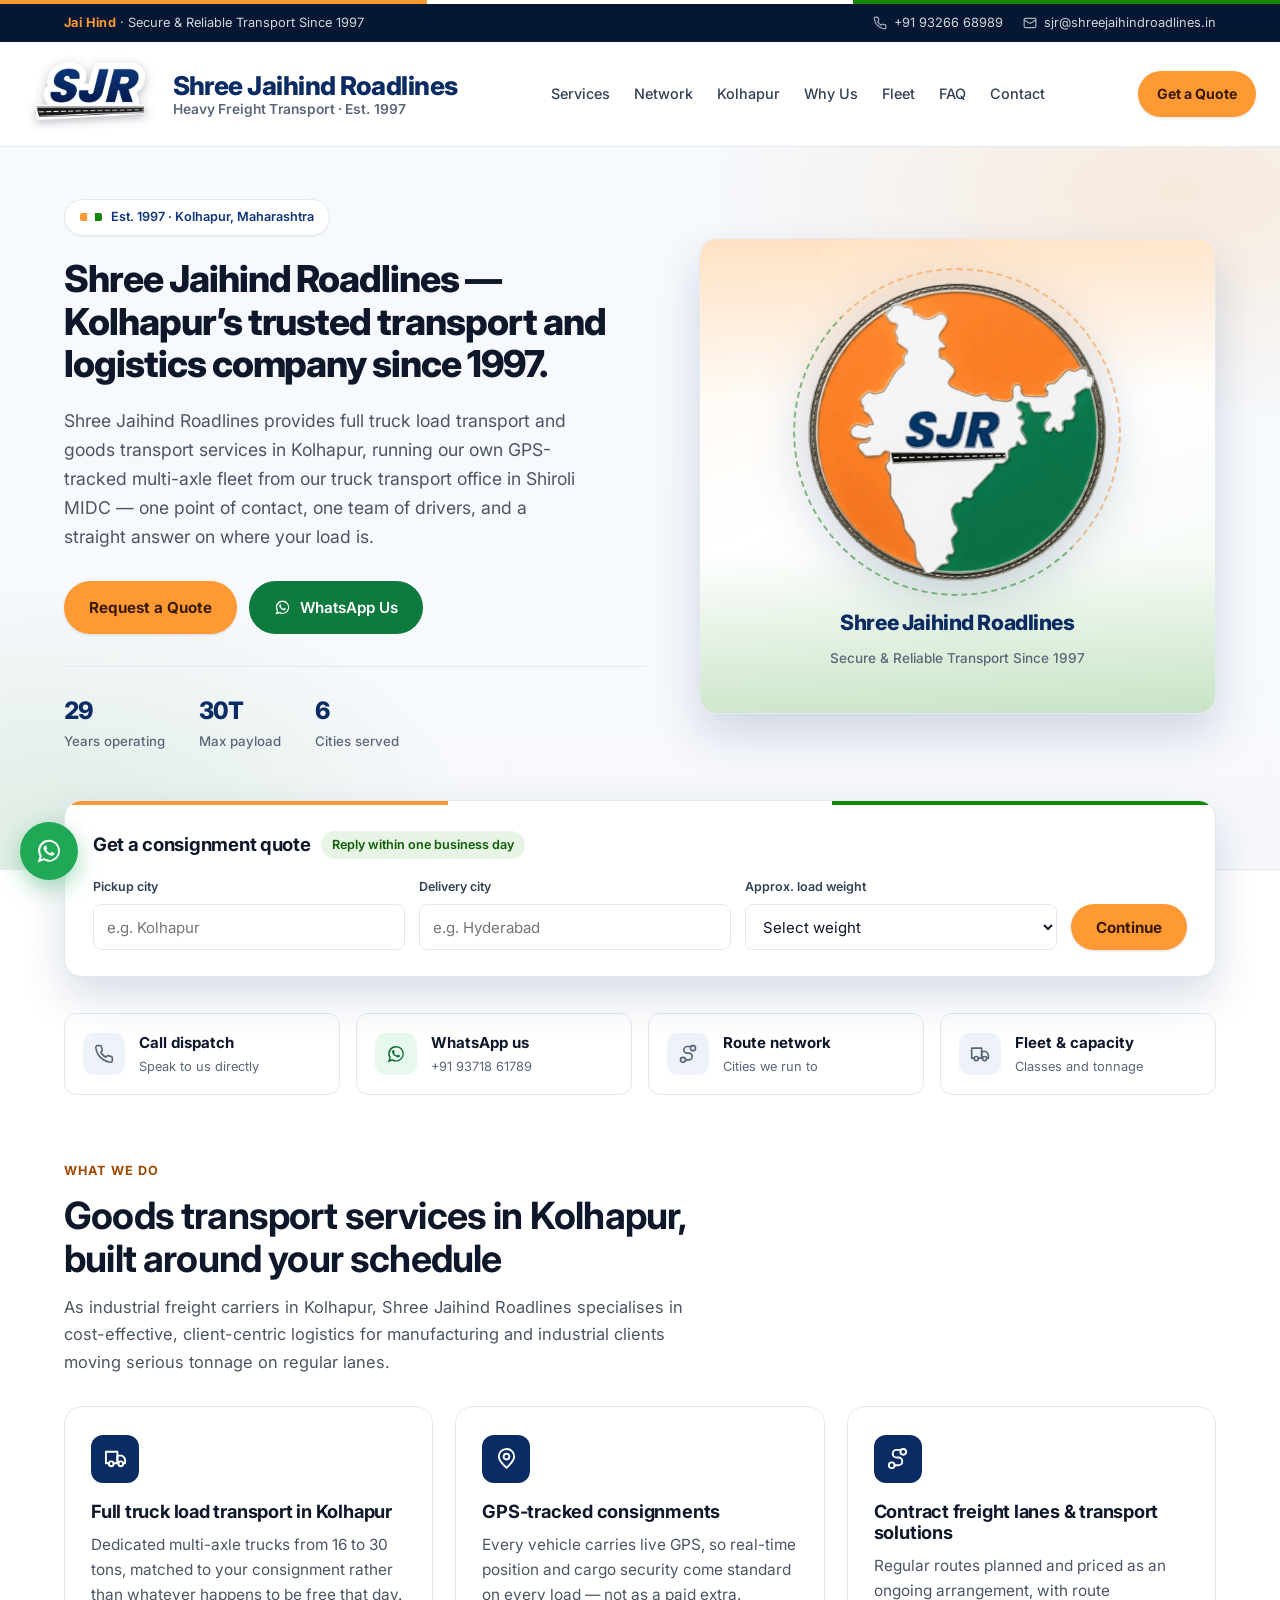
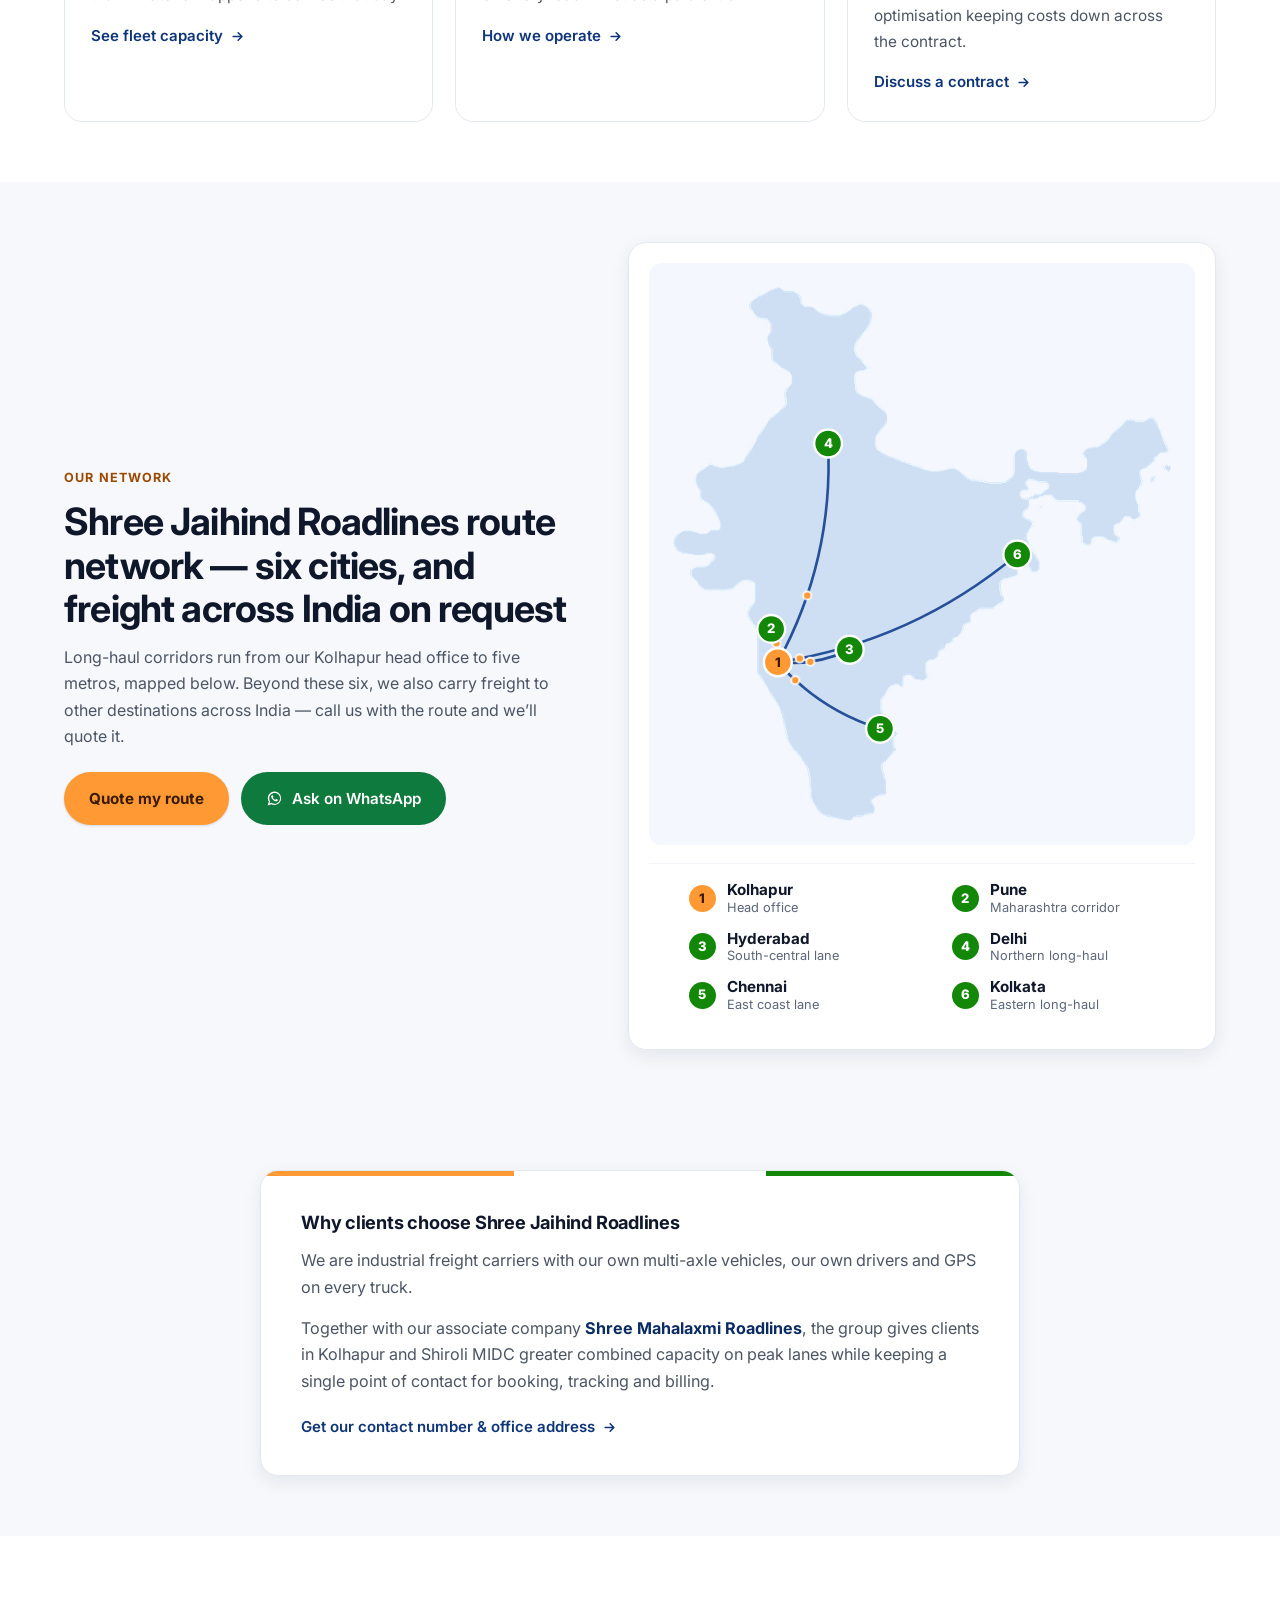
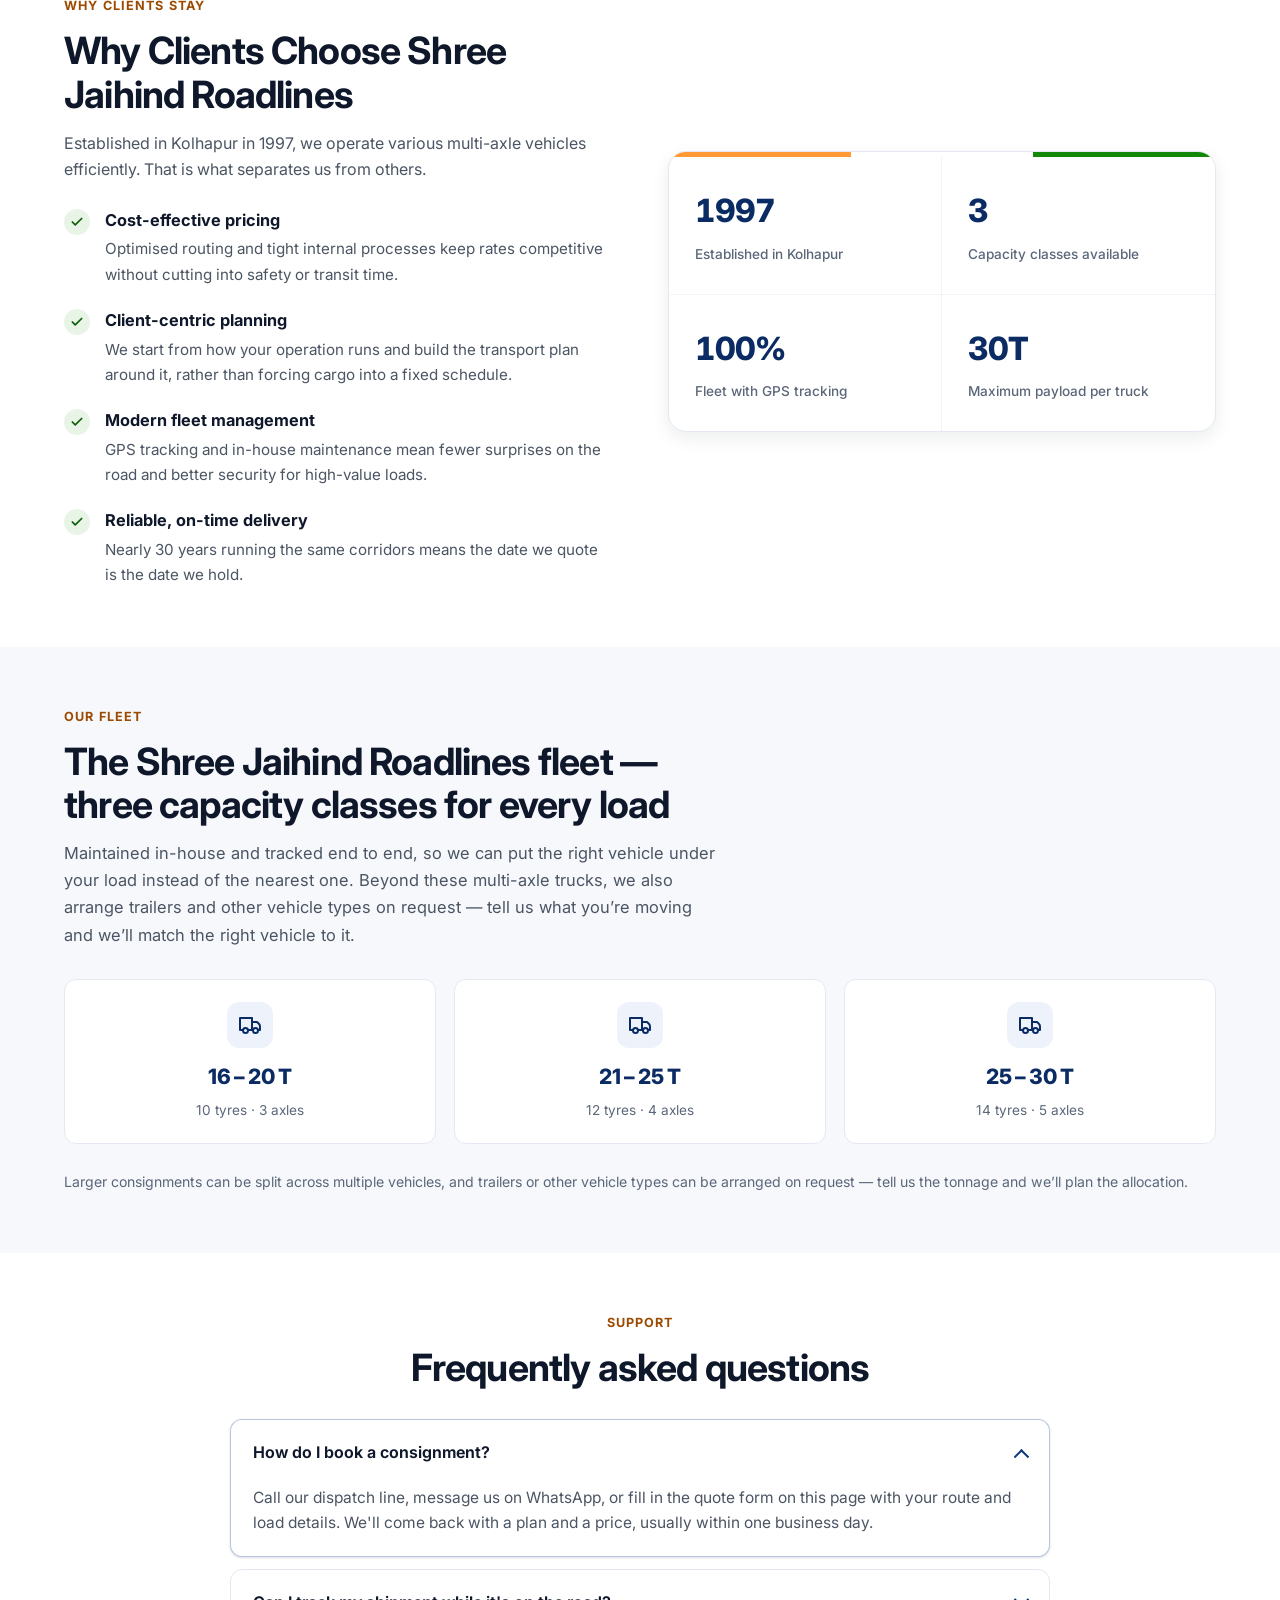
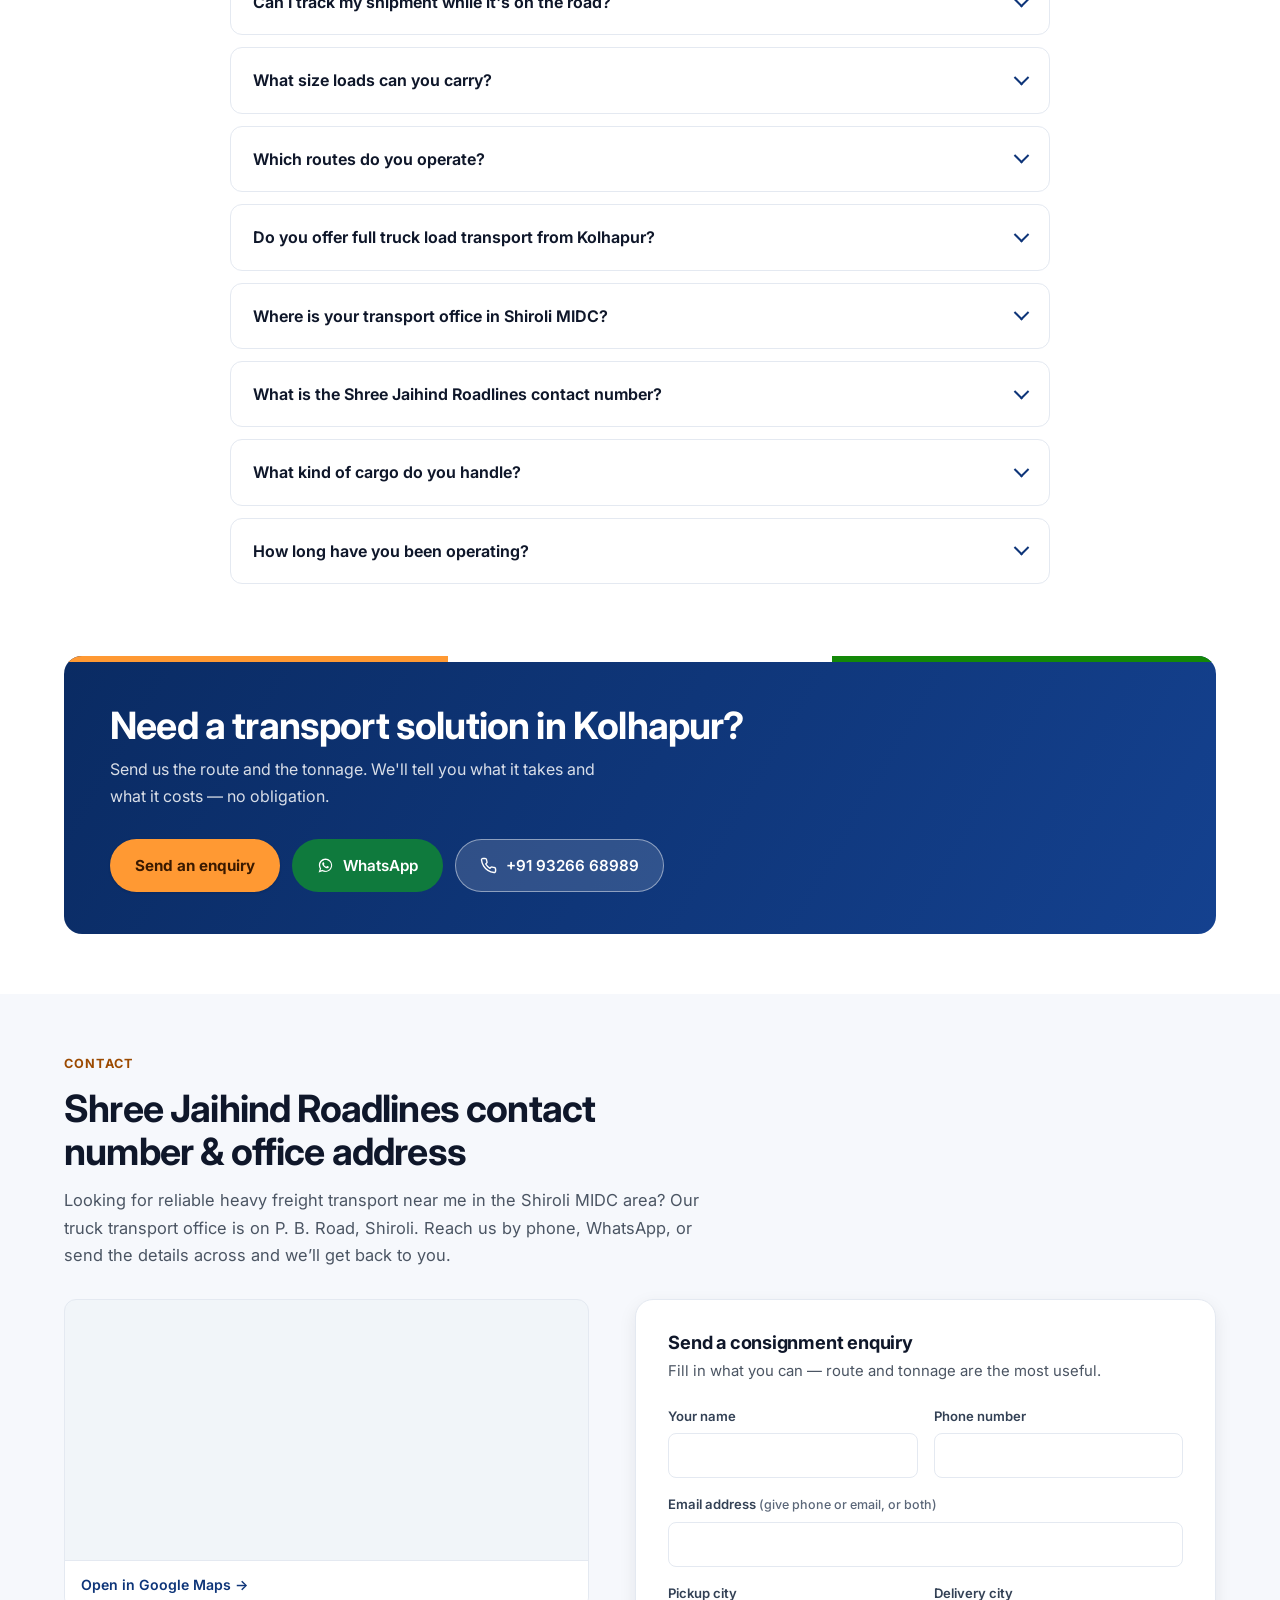
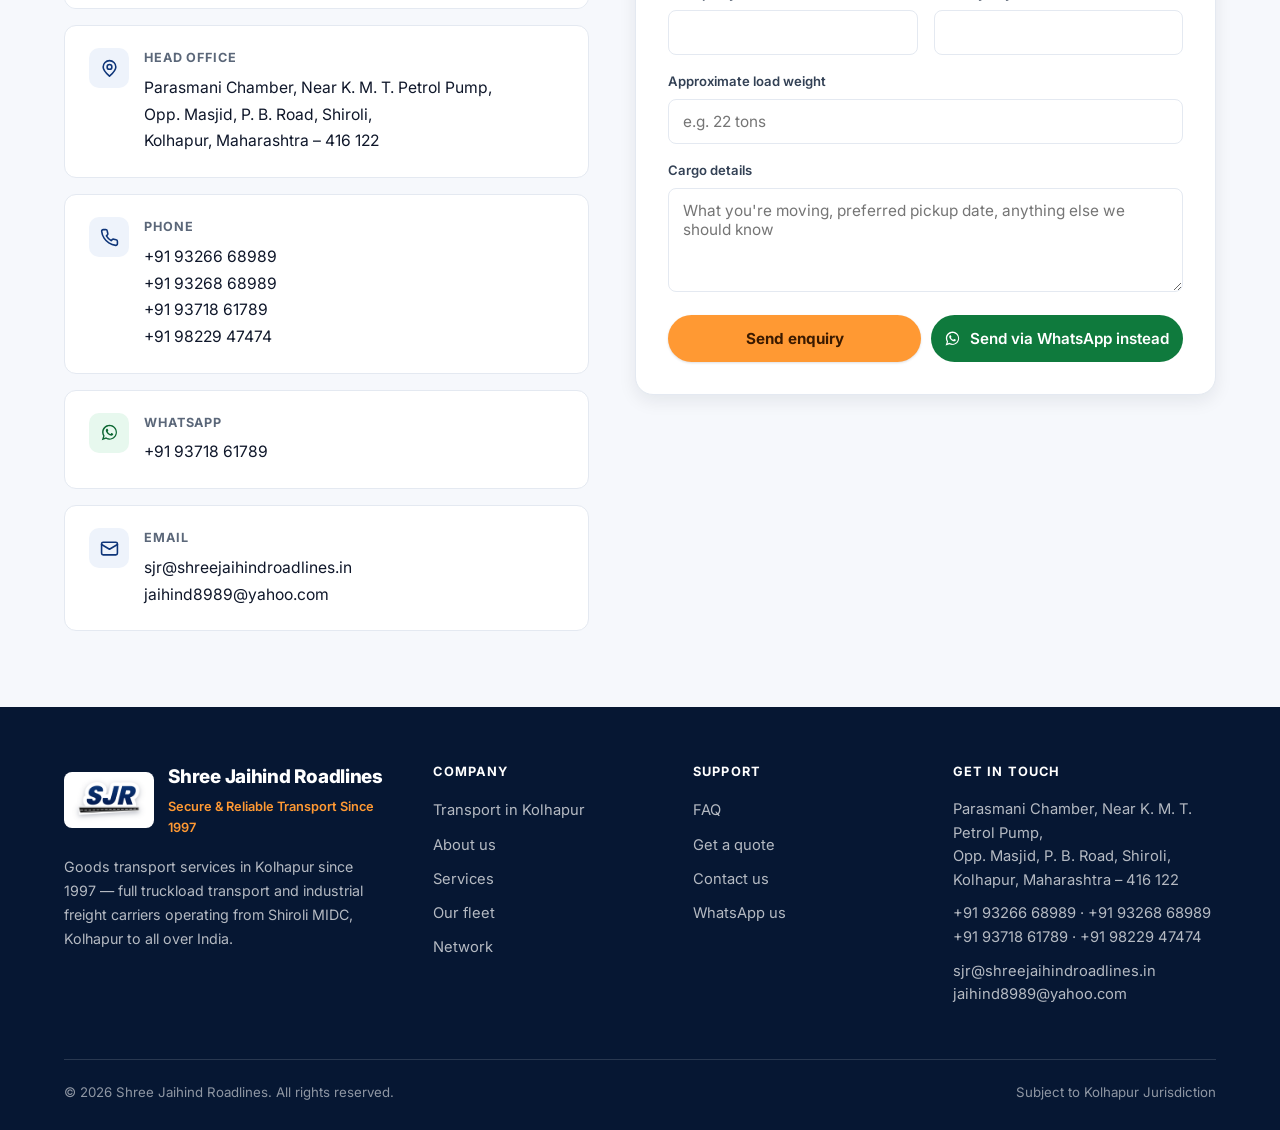
<file: index.html>
<!DOCTYPE html>
<html lang="en">
<head>
<meta charset="UTF-8">
<meta name="viewport" content="width=device-width, initial-scale=1.0">
<title>Shree Jaihind Roadlines Kolhapur | Best Transport &amp; Logistics Company in Kolhapur</title>
  <meta name="description" content="Shree Jaihind Roadlines Kolhapur — trusted goods transport services in Kolhapur since 1997. Full truck load transport, industrial freight carriers and GPS-tracked multi-axle fleet from our truck transport office in Shiroli MIDC to Pune, Hyderabad, Delhi, Chennai and Kolkata. Call +91 93266 68989.">
<meta name="theme-color" content="#0A2B63">
<meta name="keywords" content="best transport in Kolhapur, best logistics company in Kolhapur, transport solution in Kolhapur, goods transport services in Kolhapur, truck transport office Kolhapur, industrial freight carriers Kolhapur, top transport companies in Shiroli MIDC Kolhapur, full truck load transport Kolhapur, Shree Jaihind Roadlines Kolhapur, Shree Jaihind Roadlines contact number, transporter in Kolhapur, FTL transport Kolhapur, heavy machinery transport Kolhapur, Kolhapur to Pune transport, Kolhapur to Delhi transport">
<meta name="geo.region" content="IN-MH">
<meta name="geo.placename" content="Shiroli, Kolhapur, Maharashtra">
<meta name="geo.position" content="16.7050;74.2433">
<meta name="ICBM" content="16.7050, 74.2433">
<link rel="canonical" href="https://www.shreejaihindroadlines.in/">
<meta property="og:title" content="Shree Jaihind Roadlines Kolhapur — Best Transport &amp; Logistics Company in Kolhapur">
<meta property="og:description" content="Goods transport services in Kolhapur since 1997. Full truck load transport and industrial freight carriers operating from Shiroli MIDC across India.">
<meta property="og:type" content="website">
<link rel="icon" href="images/favicon.png">
<link rel="preconnect" href="https://fonts.googleapis.com">
<link rel="preconnect" href="https://fonts.gstatic.com" crossorigin>
<link href="https://fonts.googleapis.com/css2?family=Inter:wght@400;500;600;700;800&display=swap" rel="stylesheet">
<link rel="stylesheet" href="styles.css?v=18">
<script type="application/ld+json">
{
  "@context":"https://schema.org","@type":"MovingCompany",
  "name":"Shree Jaihind Roadlines",
  "alternateName":["Shree Jaihind Roadlines Kolhapur","SJR Roadlines"],
  "description":"Goods transport services in Kolhapur since 1997. Full truck load transport and industrial freight carriers operating a GPS-tracked multi-axle fleet from Shiroli MIDC, Kolhapur to Pune, Hyderabad, Delhi, Chennai and Kolkata.",
  "foundingDate":"1997","slogan":"Secure & Reliable Transport Since 1997",
  "url":"https://www.shreejaihindroadlines.in/",
  "address":{"@type":"PostalAddress","streetAddress":"Parasmani Chamber, Near K. M. T. Petrol Pump, Opp. Masjid, P. B. Road, Shiroli","addressLocality":"Kolhapur","addressRegion":"Maharashtra","postalCode":"416122","addressCountry":"IN"},
  "geo":{"@type":"GeoCoordinates","latitude":16.7050,"longitude":74.2433},
  "telephone":["+91-9326668989","+91-9326868989","+91-9371861789","+91-9822947474"],
  "email":"sjr@shreejaihindroadlines.in",
  "areaServed":[{"@type":"City","name":"Kolhapur"},{"@type":"City","name":"Pune"},{"@type":"City","name":"Hyderabad"},{"@type":"City","name":"Delhi"},{"@type":"City","name":"Chennai"},{"@type":"City","name":"Kolkata"}],
  "knowsAbout":["Full truck load transport","Industrial freight","Goods transport services","Multi-axle heavy haulage","GPS tracked consignments"],
  "hasOfferCatalog":{"@type":"OfferCatalog","name":"Transport services in Kolhapur","itemListElement":[
    {"@type":"Offer","itemOffered":{"@type":"Service","name":"Full truck load transport in Kolhapur"}},
    {"@type":"Offer","itemOffered":{"@type":"Service","name":"Industrial freight carriers Kolhapur"}},
    {"@type":"Offer","itemOffered":{"@type":"Service","name":"GPS-tracked consignment transport"}},
    {"@type":"Offer","itemOffered":{"@type":"Service","name":"Contract freight lanes from Kolhapur"}}
  ]}
}
</script>
<script type="application/ld+json">
{
  "@context":"https://schema.org","@type":"FAQPage","mainEntity":[
    {"@type":"Question","name":"Do you offer full truck load transport from Kolhapur?","acceptedAnswer":{"@type":"Answer","text":"Yes. Full truck load transport is our main service, with multi-axle vehicles from 16 to 30 tons. Regular FTL lanes run from Kolhapur to Pune, Hyderabad, Delhi, Chennai and Kolkata, and we carry freight to other destinations across India on request."}},
    {"@type":"Question","name":"Where is your transport office in Shiroli MIDC?","acceptedAnswer":{"@type":"Answer","text":"Parasmani Chamber, near K. M. T. Petrol Pump, opposite the Masjid on P. B. Road, Shiroli, Kolhapur, Maharashtra 416122."}},
    {"@type":"Question","name":"What is the Shree Jaihind Roadlines contact number?","acceptedAnswer":{"@type":"Answer","text":"Call +91 93266 68989, +91 93268 68989, +91 93718 61789 or +91 98229 47474, or WhatsApp +91 93718 61789."}},
    {"@type":"Question","name":"Can I track my shipment while it is on the road?","acceptedAnswer":{"@type":"Answer","text":"Yes. Every vehicle carries GPS tracking, so we can give you the current position and expected arrival whenever you call. Tracking is included on every consignment."}}
  ]
}
</script>
</head>
<body>
<!-- Shree Jaihind Roadlines - build 18 -->

<div class="tricolour"><i></i><i></i><i></i></div>

<div class="utility">
  <div class="wrap">
    <div class="utility-left"><span class="jaihind">Jai Hind</span> &middot; Secure &amp; Reliable Transport Since 1997</div>
    <div class="utility-right">
      <a href="tel:+919326668989"><svg viewBox="0 0 24 24" fill="none" stroke="currentColor" stroke-width="2" stroke-linecap="round" stroke-linejoin="round"><path d="M22 16.92v3a2 2 0 0 1-2.18 2 19.79 19.79 0 0 1-8.63-3.07 19.5 19.5 0 0 1-6-6 19.79 19.79 0 0 1-3.07-8.67A2 2 0 0 1 4.11 2h3a2 2 0 0 1 2 1.72c.127.96.361 1.903.7 2.81a2 2 0 0 1-.45 2.11L8.09 9.91a16 16 0 0 0 6 6l1.27-1.27a2 2 0 0 1 2.11-.45c.907.339 1.85.573 2.81.7A2 2 0 0 1 22 16.92z"/></svg> +91 93266 68989</a>
      <a href="mailto:sjr@shreejaihindroadlines.in" class="util-mail"><svg viewBox="0 0 24 24" fill="none" stroke="currentColor" stroke-width="2" stroke-linecap="round" stroke-linejoin="round"><rect x="2" y="4" width="20" height="16" rx="2"/><path d="m22 7-10 6L2 7"/></svg> sjr@shreejaihindroadlines.in</a>
    </div>
  </div>
</div>

<header id="siteHeader">
  <div class="wrap nav">
    <a href="#top" class="brand" aria-label="Shree Jaihind Roadlines — home">
      <img decoding="async" src="images/sjr-logo-lg.png" width="711" height="440" alt="Shree Jaihind Roadlines Kolhapur — SJR transport company logo">
      <span class="brand-text"><b>Shree Jaihind Roadlines</b><small>Heavy Freight Transport &middot; Est. 1997</small></span>
    </a>
    <nav class="nav-links">
      <a href="#services">Services</a><a href="#network">Network</a><a href="#local">Kolhapur</a><a href="#why">Why Us</a>
      <a href="#fleet">Fleet</a><a href="#faq">FAQ</a><a href="#contact">Contact</a>
    </nav>
    <div class="nav-right">
      <a href="#quote" class="btn btn-primary btn-sm">Get a Quote</a>
      <button class="menu-btn" id="menuBtn" aria-label="Open menu" aria-expanded="false" aria-controls="mobilePanel"><span></span><span></span><span></span></button>
    </div>
  </div>
  <div class="mobile-panel" id="mobilePanel">
    <a href="#services">Services</a><a href="#network">Network</a><a href="#local">Kolhapur</a><a href="#why">Why Us</a>
    <a href="#fleet">Fleet</a><a href="#faq">FAQ</a><a href="#contact">Contact</a>
    <a href="#quote" class="btn btn-primary">Get a Quote</a>
  </div>
</header>

<main id="top">

  <section class="hero">
    <div class="wrap hero-grid">
      <div>
        <span class="eyebrow"><span class="flagdot"><i></i><i></i><i></i></span> Est. 1997 &middot; Kolhapur, Maharashtra</span>
        <h1>Shree Jaihind Roadlines &mdash; Kolhapur&rsquo;s trusted transport and logistics company since 1997.</h1>
        <p class="lede">Shree Jaihind Roadlines provides full truck load transport and goods transport services in Kolhapur, running our own GPS-tracked multi-axle fleet from our truck transport office in Shiroli MIDC — one point of contact, one team of drivers, and a straight answer on where your load is.</p>
        <div class="hero-actions">
          <a href="#quote" class="btn btn-primary">Request a Quote</a>
          <a href="https://wa.me/919371861789?text={}" class="btn btn-whatsapp" id="heroWaBtn"><svg viewBox="0 0 32 32" fill="currentColor"><path d="M16.001 3C9.096 3 3.5 8.596 3.5 15.5c0 2.42.687 4.68 1.878 6.598L3 29l7.09-2.34a12.42 12.42 0 0 0 5.911 1.505h.005c6.905 0 12.5-5.596 12.5-12.5S22.906 3 16.001 3zm0 22.7h-.004a10.24 10.24 0 0 1-5.213-1.428l-.374-.222-3.868 1.276 1.293-3.77-.244-.386a10.19 10.19 0 0 1-1.567-5.47c0-5.65 4.6-10.25 10.256-10.25 2.74 0 5.313 1.068 7.248 3.005a10.18 10.18 0 0 1 3.003 7.25c0 5.65-4.6 10.25-10.53 10.995zm5.61-7.678c-.307-.154-1.816-.897-2.098-1-.281-.103-.486-.154-.69.154-.205.309-.79 1-.968 1.206-.178.206-.357.232-.664.078-.307-.154-1.296-.478-2.469-1.523-.912-.813-1.528-1.818-1.707-2.127-.178-.309-.019-.476.135-.63.138-.138.307-.36.46-.54.154-.18.205-.309.307-.514.103-.206.052-.386-.026-.54-.077-.154-.69-1.663-.946-2.278-.249-.598-.502-.517-.69-.527-.178-.008-.383-.01-.588-.01s-.538.077-.82.386c-.281.309-1.075 1.05-1.075 2.56s1.101 2.97 1.254 3.176c.154.206 2.166 3.306 5.248 4.636.733.316 1.305.505 1.751.646.735.234 1.404.201 1.933.122.59-.088 1.816-.742 2.072-1.46.256-.716.256-1.33.179-1.46-.077-.128-.281-.205-.588-.36z"/></svg> WhatsApp Us</a>
        </div>
        <div class="hero-trust">
          <div class="trust-item"><div class="n">29</div><div class="l">Years operating</div></div>
          <div class="trust-item"><div class="n">30T</div><div class="l">Max payload</div></div>
          <div class="trust-item"><div class="n">6</div><div class="l">Cities served</div></div>
        </div>
      </div>
      <div class="emblem">
        <div class="emblem-inner">
          <div class="badge-ring">
            <span class="badge-spin" aria-hidden="true"></span>
            <img decoding="async" src="images/badge-india.png" width="440" height="440" fetchpriority="high"
                 alt="Shree Jaihind Roadlines emblem: SJR over a map of India in the national tricolour">
          </div>
          <div class="emblem-name">Shree Jaihind Roadlines</div>
          <div class="emblem-tag">Secure &amp; Reliable Transport Since 1997</div>
        </div>
      </div>
    </div>
  </section>

  <div class="quote-strip" id="quote">
    <div class="wrap">
      <div class="quote-card">
        <div class="tricolour"><i></i><i></i><i></i></div>
        <div class="quote-body">
          <div class="quote-head">
            <h2>Get a consignment quote</h2>
            <span class="tag">Reply within one business day</span>
          </div>
          <form class="quote-form" id="quickQuote" novalidate>
            <div class="qf"><label for="qFrom">Pickup city</label><input type="text" id="qFrom" placeholder="e.g. Kolhapur" autocomplete="off"></div>
            <div class="qf"><label for="qTo">Delivery city</label><input type="text" id="qTo" placeholder="e.g. Hyderabad" autocomplete="off"></div>
            <div class="qf"><label for="qWeight">Approx. load weight</label>
              <select id="qWeight"><option value="">Select weight</option><option>Under 16 tons</option><option>16 – 20 tons</option><option>21 – 25 tons</option><option>25 – 30 tons</option><option>Multiple trucks needed</option></select>
            </div>
            <button type="submit" class="btn btn-primary">Continue</button>
          </form>
        </div>
      </div>
    </div>
  </div>

  <div class="quick">
    <div class="wrap quick-grid">
      <a href="tel:+919326668989" class="quick-item"><span class="quick-ico"><svg viewBox="0 0 24 24" fill="none" stroke="currentColor" stroke-width="2" stroke-linecap="round" stroke-linejoin="round"><path d="M22 16.92v3a2 2 0 0 1-2.18 2 19.79 19.79 0 0 1-8.63-3.07 19.5 19.5 0 0 1-6-6 19.79 19.79 0 0 1-3.07-8.67A2 2 0 0 1 4.11 2h3a2 2 0 0 1 2 1.72c.127.96.361 1.903.7 2.81a2 2 0 0 1-.45 2.11L8.09 9.91a16 16 0 0 0 6 6l1.27-1.27a2 2 0 0 1 2.11-.45c.907.339 1.85.573 2.81.7A2 2 0 0 1 22 16.92z"/></svg></span><span><b>Call dispatch</b><span>Speak to us directly</span></span></a>
      <a href="https://wa.me/919371861789" target="_blank" rel="noopener" class="quick-item"><span class="quick-ico wa"><svg viewBox="0 0 32 32" fill="currentColor"><path d="M16.001 3C9.096 3 3.5 8.596 3.5 15.5c0 2.42.687 4.68 1.878 6.598L3 29l7.09-2.34a12.42 12.42 0 0 0 5.911 1.505h.005c6.905 0 12.5-5.596 12.5-12.5S22.906 3 16.001 3zm0 22.7h-.004a10.24 10.24 0 0 1-5.213-1.428l-.374-.222-3.868 1.276 1.293-3.77-.244-.386a10.19 10.19 0 0 1-1.567-5.47c0-5.65 4.6-10.25 10.256-10.25 2.74 0 5.313 1.068 7.248 3.005a10.18 10.18 0 0 1 3.003 7.25c0 5.65-4.6 10.25-10.53 10.995zm5.61-7.678c-.307-.154-1.816-.897-2.098-1-.281-.103-.486-.154-.69.154-.205.309-.79 1-.968 1.206-.178.206-.357.232-.664.078-.307-.154-1.296-.478-2.469-1.523-.912-.813-1.528-1.818-1.707-2.127-.178-.309-.019-.476.135-.63.138-.138.307-.36.46-.54.154-.18.205-.309.307-.514.103-.206.052-.386-.026-.54-.077-.154-.69-1.663-.946-2.278-.249-.598-.502-.517-.69-.527-.178-.008-.383-.01-.588-.01s-.538.077-.82.386c-.281.309-1.075 1.05-1.075 2.56s1.101 2.97 1.254 3.176c.154.206 2.166 3.306 5.248 4.636.733.316 1.305.505 1.751.646.735.234 1.404.201 1.933.122.59-.088 1.816-.742 2.072-1.46.256-.716.256-1.33.179-1.46-.077-.128-.281-.205-.588-.36z"/></svg></span><span><b>WhatsApp us</b><span>+91 93718 61789</span></span></a>
      <a href="#network" class="quick-item"><span class="quick-ico"><svg viewBox="0 0 24 24" fill="none" stroke="currentColor" stroke-width="2" stroke-linecap="round" stroke-linejoin="round"><circle cx="6" cy="19" r="3"/><circle cx="18" cy="5" r="3"/><path d="M9 19h4a4 4 0 0 0 0-8h-2a4 4 0 0 1 0-8h4"/></svg></span><span><b>Route network</b><span>Cities we run to</span></span></a>
      <a href="#fleet" class="quick-item"><span class="quick-ico"><svg viewBox="0 0 24 24" fill="none" stroke="currentColor" stroke-width="2" stroke-linecap="round" stroke-linejoin="round"><path d="M10 17h4V5H2v12h3"/><path d="M20 17h2v-3.34a4 4 0 0 0-1.17-2.83L19 9h-5v8h1"/><circle cx="7.5" cy="17.5" r="2.5"/><circle cx="17.5" cy="17.5" r="2.5"/></svg></span><span><b>Fleet &amp; capacity</b><span>Classes and tonnage</span></span></a>
    </div>
  </div>

  <section id="services">
    <div class="wrap">
      <div class="sec-head">
        <div class="kicker">What we do</div>
        <h2>Goods transport services in Kolhapur, built around your schedule</h2>
        <p>As industrial freight carriers in Kolhapur, Shree Jaihind Roadlines specialises in cost-effective, client-centric logistics for manufacturing and industrial clients moving serious tonnage on regular lanes.</p>
      </div>
      <div class="card-grid">
        <article class="card"><div class="card-ico"><svg viewBox="0 0 24 24" fill="none" stroke="currentColor" stroke-width="2" stroke-linecap="round" stroke-linejoin="round"><path d="M10 17h4V5H2v12h3"/><path d="M20 17h2v-3.34a4 4 0 0 0-1.17-2.83L19 9h-5v8h1"/><circle cx="7.5" cy="17.5" r="2.5"/><circle cx="17.5" cy="17.5" r="2.5"/></svg></div><h3>Full truck load transport in Kolhapur</h3>
          <p>Dedicated multi-axle trucks from 16 to 30 tons, matched to your consignment rather than whatever happens to be free that day.</p>
          <a href="#fleet" class="link-arrow">See fleet capacity <svg viewBox="0 0 24 24" fill="none" stroke="currentColor" stroke-width="2.5" stroke-linecap="round" stroke-linejoin="round"><path d="M5 12h14M13 6l6 6-6 6"/></svg></a></article>
        <article class="card"><div class="card-ico"><svg viewBox="0 0 24 24" fill="none" stroke="currentColor" stroke-width="2" stroke-linecap="round" stroke-linejoin="round"><circle cx="12" cy="10" r="3"/><path d="M12 21.7C17.3 17 20 13 20 10a8 8 0 1 0-16 0c0 3 2.7 7 8 11.7z"/></svg></div><h3>GPS-tracked consignments</h3>
          <p>Every vehicle carries live GPS, so real-time position and cargo security come standard on every load — not as a paid extra.</p>
          <a href="#why" class="link-arrow">How we operate <svg viewBox="0 0 24 24" fill="none" stroke="currentColor" stroke-width="2.5" stroke-linecap="round" stroke-linejoin="round"><path d="M5 12h14M13 6l6 6-6 6"/></svg></a></article>
        <article class="card"><div class="card-ico"><svg viewBox="0 0 24 24" fill="none" stroke="currentColor" stroke-width="2" stroke-linecap="round" stroke-linejoin="round"><circle cx="6" cy="19" r="3"/><circle cx="18" cy="5" r="3"/><path d="M9 19h4a4 4 0 0 0 0-8h-2a4 4 0 0 1 0-8h4"/></svg></div><h3>Contract freight lanes &amp; transport solutions</h3>
          <p>Regular routes planned and priced as an ongoing arrangement, with route optimisation keeping costs down across the contract.</p>
          <a href="#contact" class="link-arrow">Discuss a contract <svg viewBox="0 0 24 24" fill="none" stroke="currentColor" stroke-width="2.5" stroke-linecap="round" stroke-linejoin="round"><path d="M5 12h14M13 6l6 6-6 6"/></svg></a></article>
      </div>
    </div>
  </section>

  <section class="sec-soft" id="network">
    <div class="wrap">
      <div class="map-layout">
        <div>
          <div class="kicker">Our network</div>
          <h2>Shree Jaihind Roadlines route network &mdash; six cities, and freight across India on request</h2>
          <p style="margin-top:14px;">Long-haul corridors run from our Kolhapur head office to five metros, mapped below. Beyond these six, we also carry freight to other destinations across India &mdash; call us with the route and we&rsquo;ll quote it.</p>
          <div style="display:flex; gap:12px; flex-wrap:wrap; margin-top:22px;">
            <a href="#quote" class="btn btn-primary">Quote my route</a>
            <a href="https://wa.me/919371861789" target="_blank" rel="noopener" class="btn btn-whatsapp"><svg viewBox="0 0 32 32" fill="currentColor"><path d="M16.001 3C9.096 3 3.5 8.596 3.5 15.5c0 2.42.687 4.68 1.878 6.598L3 29l7.09-2.34a12.42 12.42 0 0 0 5.911 1.505h.005c6.905 0 12.5-5.596 12.5-12.5S22.906 3 16.001 3zm0 22.7h-.004a10.24 10.24 0 0 1-5.213-1.428l-.374-.222-3.868 1.276 1.293-3.77-.244-.386a10.19 10.19 0 0 1-1.567-5.47c0-5.65 4.6-10.25 10.256-10.25 2.74 0 5.313 1.068 7.248 3.005a10.18 10.18 0 0 1 3.003 7.25c0 5.65-4.6 10.25-10.53 10.995zm5.61-7.678c-.307-.154-1.816-.897-2.098-1-.281-.103-.486-.154-.69.154-.205.309-.79 1-.968 1.206-.178.206-.357.232-.664.078-.307-.154-1.296-.478-2.469-1.523-.912-.813-1.528-1.818-1.707-2.127-.178-.309-.019-.476.135-.63.138-.138.307-.36.46-.54.154-.18.205-.309.307-.514.103-.206.052-.386-.026-.54-.077-.154-.69-1.663-.946-2.278-.249-.598-.502-.517-.69-.527-.178-.008-.383-.01-.588-.01s-.538.077-.82.386c-.281.309-1.075 1.05-1.075 2.56s1.101 2.97 1.254 3.176c.154.206 2.166 3.306 5.248 4.636.733.316 1.305.505 1.751.646.735.234 1.404.201 1.933.122.59-.088 1.816-.742 2.072-1.46.256-.716.256-1.33.179-1.46-.077-.128-.281-.205-.588-.36z"/></svg> Ask on WhatsApp</a>
          </div>
        </div>
        <div class="map-panel" id="mapPanel">
          <svg class="map-svg" viewBox="0 0 666 710" role="img" aria-labelledby="mapTitle mapDesc" preserveAspectRatio="xMidYMid meet">
            <title id="mapTitle">Shree Jaihind Roadlines route network</title>
            <desc id="mapDesc">Route diagram showing the Kolhapur head office connected by freight corridors to Pune, Hyderabad, Delhi, Chennai and Kolkata, each positioned by its true latitude and longitude. Numbered markers match the list beside it.</desc>
            <rect x="0" y="0" width="666" height="710" rx="16" class="map-bg" fill="#F4F8FE"/>
          <image class="india-land" href="images/india-land.png" x="30" y="30" width="605.9" height="650" preserveAspectRatio="none"/>
            <g class="routes">
              <path id="rt0" class="route" style="--i:0" d="M 157.0 486.7 Q 158.7 465.2 149.0 446.0" fill="none" stroke="#14418F" stroke-width="2.8" stroke-linecap="round" opacity="0.92"/>
              <path id="rt1" class="route" style="--i:1" d="M 157.0 486.7 Q 203.0 491.3 244.7 471.4" fill="none" stroke="#14418F" stroke-width="2.8" stroke-linecap="round" opacity="0.92"/>
              <path id="rt2" class="route" style="--i:2" d="M 157.0 486.7 Q 225.0 361.9 218.3 220.0" fill="none" stroke="#14418F" stroke-width="2.8" stroke-linecap="round" opacity="0.92"/>
              <path id="rt3" class="route" style="--i:3" d="M 157.0 486.7 Q 208.0 544.7 281.6 567.8" fill="none" stroke="#14418F" stroke-width="2.8" stroke-linecap="round" opacity="0.92"/>
              <path id="rt4" class="route" style="--i:4" d="M 157.0 486.7 Q 321.4 461.8 448.9 355.3" fill="none" stroke="#14418F" stroke-width="2.8" stroke-linecap="round" opacity="0.92"/>
            </g>
            <g class="movers">
              <circle class="mover" r="5" style="--i:0" fill="#FF9933" stroke="#fff" stroke-width="1.8"><animateMotion dur="4.2s" begin="0.00s" repeatCount="indefinite"><mpath href="#rt0"/></animateMotion></circle>
              <circle class="mover" r="5" style="--i:1" fill="#FF9933" stroke="#fff" stroke-width="1.8"><animateMotion dur="4.2s" begin="0.50s" repeatCount="indefinite"><mpath href="#rt1"/></animateMotion></circle>
              <circle class="mover" r="5" style="--i:2" fill="#FF9933" stroke="#fff" stroke-width="1.8"><animateMotion dur="4.2s" begin="1.00s" repeatCount="indefinite"><mpath href="#rt2"/></animateMotion></circle>
              <circle class="mover" r="5" style="--i:3" fill="#FF9933" stroke="#fff" stroke-width="1.8"><animateMotion dur="4.2s" begin="1.50s" repeatCount="indefinite"><mpath href="#rt3"/></animateMotion></circle>
              <circle class="mover" r="5" style="--i:4" fill="#FF9933" stroke="#fff" stroke-width="1.8"><animateMotion dur="4.2s" begin="2.00s" repeatCount="indefinite"><mpath href="#rt4"/></animateMotion></circle>
            </g>
            <g class="nodes">
              <g class="node hq" style="--i:0">
                <circle class="pulse" cx="157.0" cy="486.7" r="17" fill="none" stroke="#FF9933" stroke-width="2.2" opacity="0.5"/>
                <circle class="pin" cx="157.0" cy="486.7" r="17" fill="#FF9933" stroke="#fff" stroke-width="2.6"/>
                <text class="pin-num" x="157.0" y="492.2" text-anchor="middle" fill="#3A1A00" font-family="Inter,sans-serif" font-size="16" font-weight="800">1</text>
              </g>
              <g class="node" style="--i:1">
                <circle class="pulse" cx="149.0" cy="446.0" r="17" fill="none" stroke="#138808" stroke-width="2.2" opacity="0.5"/>
                <circle class="pin" cx="149.0" cy="446.0" r="17" fill="#138808" stroke="#fff" stroke-width="2.6"/>
                <text class="pin-num" x="149.0" y="451.5" text-anchor="middle" fill="#ffffff" font-family="Inter,sans-serif" font-size="16" font-weight="800">2</text>
              </g>
              <g class="node" style="--i:2">
                <circle class="pulse" cx="244.7" cy="471.4" r="17" fill="none" stroke="#138808" stroke-width="2.2" opacity="0.5"/>
                <circle class="pin" cx="244.7" cy="471.4" r="17" fill="#138808" stroke="#fff" stroke-width="2.6"/>
                <text class="pin-num" x="244.7" y="476.9" text-anchor="middle" fill="#ffffff" font-family="Inter,sans-serif" font-size="16" font-weight="800">3</text>
              </g>
              <g class="node" style="--i:3">
                <circle class="pulse" cx="218.3" cy="220.0" r="17" fill="none" stroke="#138808" stroke-width="2.2" opacity="0.5"/>
                <circle class="pin" cx="218.3" cy="220.0" r="17" fill="#138808" stroke="#fff" stroke-width="2.6"/>
                <text class="pin-num" x="218.3" y="225.5" text-anchor="middle" fill="#ffffff" font-family="Inter,sans-serif" font-size="16" font-weight="800">4</text>
              </g>
              <g class="node" style="--i:4">
                <circle class="pulse" cx="281.6" cy="567.8" r="17" fill="none" stroke="#138808" stroke-width="2.2" opacity="0.5"/>
                <circle class="pin" cx="281.6" cy="567.8" r="17" fill="#138808" stroke="#fff" stroke-width="2.6"/>
                <text class="pin-num" x="281.6" y="573.3" text-anchor="middle" fill="#ffffff" font-family="Inter,sans-serif" font-size="16" font-weight="800">5</text>
              </g>
              <g class="node" style="--i:5">
                <circle class="pulse" cx="448.9" cy="355.3" r="17" fill="none" stroke="#138808" stroke-width="2.2" opacity="0.5"/>
                <circle class="pin" cx="448.9" cy="355.3" r="17" fill="#138808" stroke="#fff" stroke-width="2.6"/>
                <text class="pin-num" x="448.9" y="360.8" text-anchor="middle" fill="#ffffff" font-family="Inter,sans-serif" font-size="16" font-weight="800">6</text>
              </g>
            </g></svg>
          <ol class="city-key">
            <li><span class="key-num hq">1</span><span class="key-text"><b>Kolhapur</b><span>Head office</span></span></li>
            <li><span class="key-num">2</span><span class="key-text"><b>Pune</b><span>Maharashtra corridor</span></span></li>
            <li><span class="key-num">3</span><span class="key-text"><b>Hyderabad</b><span>South-central lane</span></span></li>
            <li><span class="key-num">4</span><span class="key-text"><b>Delhi</b><span>Northern long-haul</span></span></li>
            <li><span class="key-num">5</span><span class="key-text"><b>Chennai</b><span>East coast lane</span></span></li>
            <li><span class="key-num">6</span><span class="key-text"><b>Kolkata</b><span>Eastern long-haul</span></span></li>
          </ol>
        </div>
      </div>
    </div>
  </section>


  <!-- ===== Local positioning / service area ===== -->
  <section class="sec-soft" id="local">
    <div class="wrap">
      <div class="local-solo">
        <div class="local-copy">
          <div class="tri-top"><i></i><i></i><i></i></div>
          <div class="local-copy-inner">
            <h3>Why clients choose Shree Jaihind Roadlines</h3>
            <p>We are industrial freight carriers with our own multi-axle vehicles, our own drivers and GPS on every truck.</p>
            <p>Together with our associate company <strong>Shree Mahalaxmi Roadlines</strong>, the group gives clients in Kolhapur and Shiroli MIDC greater combined capacity on peak lanes while keeping a single point of contact for booking, tracking and billing.</p>
            <a href="#contact" class="link-arrow">Get our contact number &amp; office address
              <svg viewBox="0 0 24 24" fill="none" stroke="currentColor" stroke-width="2.5" stroke-linecap="round" stroke-linejoin="round"><path d="M5 12h14M13 6l6 6-6 6"/></svg></a>
          </div>
        </div>
      </div>
    </div>
  </section>

  <section id="why">
    <div class="wrap split">
      <div>
        <div class="kicker">Why clients stay</div>
        <h2>Why Clients Choose Shree Jaihind Roadlines</h2>
        <p style="margin-top:14px;">Established in Kolhapur in 1997, we operate various multi-axle vehicles efficiently. That is what separates us from others.</p>
        <div class="why-list">
          <div class="why-item"><span class="why-check"><svg viewBox="0 0 24 24" fill="none" stroke="currentColor" stroke-width="3" stroke-linecap="round" stroke-linejoin="round"><path d="M20 6 9 17l-5-5"/></svg></span><div><b>Cost-effective pricing</b><p>Optimised routing and tight internal processes keep rates competitive without cutting into safety or transit time.</p></div></div>
          <div class="why-item"><span class="why-check"><svg viewBox="0 0 24 24" fill="none" stroke="currentColor" stroke-width="3" stroke-linecap="round" stroke-linejoin="round"><path d="M20 6 9 17l-5-5"/></svg></span><div><b>Client-centric planning</b><p>We start from how your operation runs and build the transport plan around it, rather than forcing cargo into a fixed schedule.</p></div></div>
          <div class="why-item"><span class="why-check"><svg viewBox="0 0 24 24" fill="none" stroke="currentColor" stroke-width="3" stroke-linecap="round" stroke-linejoin="round"><path d="M20 6 9 17l-5-5"/></svg></span><div><b>Modern fleet management</b><p>GPS tracking and in-house maintenance mean fewer surprises on the road and better security for high-value loads.</p></div></div>
          <div class="why-item"><span class="why-check"><svg viewBox="0 0 24 24" fill="none" stroke="currentColor" stroke-width="3" stroke-linecap="round" stroke-linejoin="round"><path d="M20 6 9 17l-5-5"/></svg></span><div><b>Reliable, on-time delivery</b><p>Nearly 30 years running the same corridors means the date we quote is the date we hold.</p></div></div>
        </div>
      </div>
      <div class="stat-panel">
        <div class="tri-top"><i></i><i></i><i></i></div>
        <div class="stat-grid">
          <div class="stat-cell"><div class="v">1997</div><div class="k">Established in Kolhapur</div></div>
          <div class="stat-cell"><div class="v">3</div><div class="k">Capacity classes available</div></div>
          <div class="stat-cell"><div class="v">100%</div><div class="k">Fleet with GPS tracking</div></div>
          <div class="stat-cell"><div class="v">30T</div><div class="k">Maximum payload per truck</div></div>
        </div>
      </div>
    </div>
  </section>

  <section class="sec-soft" id="fleet">
    <div class="wrap">
      <div class="sec-head">
        <div class="kicker">Our fleet</div>
        <h2>The Shree Jaihind Roadlines fleet — three capacity classes for every load</h2>
        <p>Maintained in-house and tracked end to end, so we can put the right vehicle under your load instead of the nearest one. Beyond these multi-axle trucks, we also arrange trailers and other vehicle types on request — tell us what you&rsquo;re moving and we&rsquo;ll match the right vehicle to it.</p>
      </div>
      <div class="truck-grid">
        <div class="truck"><div class="ico"><svg viewBox="0 0 24 24" fill="none" stroke="currentColor" stroke-width="2" stroke-linecap="round" stroke-linejoin="round"><path d="M10 17h4V5H2v12h3"/><path d="M20 17h2v-3.34a4 4 0 0 0-1.17-2.83L19 9h-5v8h1"/><circle cx="7.5" cy="17.5" r="2.5"/><circle cx="17.5" cy="17.5" r="2.5"/></svg></div><div class="cap-num">16 – 20 T</div><div class="meta">10 tyres &middot; 3 axles</div></div>
        <div class="truck"><div class="ico"><svg viewBox="0 0 24 24" fill="none" stroke="currentColor" stroke-width="2" stroke-linecap="round" stroke-linejoin="round"><path d="M10 17h4V5H2v12h3"/><path d="M20 17h2v-3.34a4 4 0 0 0-1.17-2.83L19 9h-5v8h1"/><circle cx="7.5" cy="17.5" r="2.5"/><circle cx="17.5" cy="17.5" r="2.5"/></svg></div><div class="cap-num">21 – 25 T</div><div class="meta">12 tyres &middot; 4 axles</div></div>
        <div class="truck"><div class="ico"><svg viewBox="0 0 24 24" fill="none" stroke="currentColor" stroke-width="2" stroke-linecap="round" stroke-linejoin="round"><path d="M10 17h4V5H2v12h3"/><path d="M20 17h2v-3.34a4 4 0 0 0-1.17-2.83L19 9h-5v8h1"/><circle cx="7.5" cy="17.5" r="2.5"/><circle cx="17.5" cy="17.5" r="2.5"/></svg></div><div class="cap-num">25 – 30 T</div><div class="meta">14 tyres &middot; 5 axles</div></div>
      </div>
      <p class="fleet-note">Larger consignments can be split across multiple vehicles, and trailers or other vehicle types can be arranged on request &mdash; tell us the tonnage and we&rsquo;ll plan the allocation.</p>
    </div>
  </section>

  <section id="faq">
    <div class="wrap">
      <div class="sec-head center"><div class="kicker">Support</div><h2>Frequently asked questions</h2></div>
      <div class="faq">
        <details open><summary>How do I book a consignment?</summary><div class="answer">Call our dispatch line, message us on WhatsApp, or fill in the quote form on this page with your route and load details. We'll come back with a plan and a price, usually within one business day.</div></details>
        <details><summary>Can I track my shipment while it's on the road?</summary><div class="answer">Yes. Every vehicle in our fleet carries GPS tracking, so we can give you the current position and expected arrival whenever you call. Tracking is included on every consignment, not charged as an add-on.</div></details>
        <details><summary>What size loads can you carry?</summary><div class="answer">Our multi-axle trucks carry between 16 and 30 tons depending on the class of vehicle, and larger consignments can be split across several vehicles running the same lane.</div></details>
        <details><summary>Which routes do you operate?</summary><div class="answer">Our regular corridors run from Kolhapur to Pune, Hyderabad, Delhi, Chennai and Kolkata, and we carry freight to destinations across India on request. If your route isn&rsquo;t one of the six, call us with the details and we&rsquo;ll quote it.</div></details>
        <details><summary>Do you offer full truck load transport from Kolhapur?</summary><div class="answer">Yes. Full truck load transport is our main service, with dedicated multi-axle vehicles from 16 to 30 tons matched to your consignment. Regular FTL lanes run from Kolhapur to Pune, Hyderabad, Delhi, Chennai and Kolkata.</div></details>
        <details><summary>Where is your transport office in Shiroli MIDC?</summary><div class="answer">Parasmani Chamber, near K. M. T. Petrol Pump, opposite the Masjid on P. B. Road, Shiroli, Kolhapur, Maharashtra 416122. If you are searching for goods transport services near you in the Shiroli MIDC area, we are a short distance from the industrial estate. There is a map on this page with directions.</div></details>
        <details><summary>What is the Shree Jaihind Roadlines contact number?</summary><div class="answer">Call +91 93266 68989, +91 93268 68989, +91 93718 61789 or +91 98229 47474. You can also message +91 93718 61789 on WhatsApp, or email sjr@shreejaihindroadlines.in.</div></details>
        <details><summary>What kind of cargo do you handle?</summary><div class="answer">We work mainly with manufacturing and industrial clients moving heavy freight on recurring lanes. Tell us what you're moving and we'll confirm whether it suits our fleet.</div></details>
        <details><summary>How long have you been operating?</summary><div class="answer">The firm was established in 1997 in Kolhapur, Maharashtra, and has run road freight continuously since. It is led by Managing Director Mr. Balwantsingh Gill, alongside our associate company Shree Mahalaxmi Roadlines.</div></details>
      </div>
    </div>
  </section>

  <section style="padding-top:0;">
    <div class="wrap">
      <div class="cta-band">
        <div class="tricolour thick"><i></i><i></i><i></i></div>
        <div class="cta-inner">
          <div><h2>Need a transport solution in Kolhapur?</h2><p>Send us the route and the tonnage. We'll tell you what it takes and what it costs — no obligation.</p></div>
          <div class="cta-actions">
            <a href="#contact" class="btn btn-primary">Send an enquiry</a>
            <a href="https://wa.me/919371861789" target="_blank" rel="noopener" class="btn btn-whatsapp"><svg viewBox="0 0 32 32" fill="currentColor"><path d="M16.001 3C9.096 3 3.5 8.596 3.5 15.5c0 2.42.687 4.68 1.878 6.598L3 29l7.09-2.34a12.42 12.42 0 0 0 5.911 1.505h.005c6.905 0 12.5-5.596 12.5-12.5S22.906 3 16.001 3zm0 22.7h-.004a10.24 10.24 0 0 1-5.213-1.428l-.374-.222-3.868 1.276 1.293-3.77-.244-.386a10.19 10.19 0 0 1-1.567-5.47c0-5.65 4.6-10.25 10.256-10.25 2.74 0 5.313 1.068 7.248 3.005a10.18 10.18 0 0 1 3.003 7.25c0 5.65-4.6 10.25-10.53 10.995zm5.61-7.678c-.307-.154-1.816-.897-2.098-1-.281-.103-.486-.154-.69.154-.205.309-.79 1-.968 1.206-.178.206-.357.232-.664.078-.307-.154-1.296-.478-2.469-1.523-.912-.813-1.528-1.818-1.707-2.127-.178-.309-.019-.476.135-.63.138-.138.307-.36.46-.54.154-.18.205-.309.307-.514.103-.206.052-.386-.026-.54-.077-.154-.69-1.663-.946-2.278-.249-.598-.502-.517-.69-.527-.178-.008-.383-.01-.588-.01s-.538.077-.82.386c-.281.309-1.075 1.05-1.075 2.56s1.101 2.97 1.254 3.176c.154.206 2.166 3.306 5.248 4.636.733.316 1.305.505 1.751.646.735.234 1.404.201 1.933.122.59-.088 1.816-.742 2.072-1.46.256-.716.256-1.33.179-1.46-.077-.128-.281-.205-.588-.36z"/></svg> WhatsApp</a>
            <a href="tel:+919326668989" class="btn btn-ghost-light"><svg viewBox="0 0 24 24" fill="none" stroke="currentColor" stroke-width="2" stroke-linecap="round" stroke-linejoin="round"><path d="M22 16.92v3a2 2 0 0 1-2.18 2 19.79 19.79 0 0 1-8.63-3.07 19.5 19.5 0 0 1-6-6 19.79 19.79 0 0 1-3.07-8.67A2 2 0 0 1 4.11 2h3a2 2 0 0 1 2 1.72c.127.96.361 1.903.7 2.81a2 2 0 0 1-.45 2.11L8.09 9.91a16 16 0 0 0 6 6l1.27-1.27a2 2 0 0 1 2.11-.45c.907.339 1.85.573 2.81.7A2 2 0 0 1 22 16.92z"/></svg> +91 93266 68989</a>
          </div>
        </div>
      </div>
    </div>
  </section>

  <section class="sec-soft" id="contact" style="padding-top:60px;">
    <div class="wrap">
      <div class="sec-head">
        <div class="kicker">Contact</div>
        <h2>Shree Jaihind Roadlines contact number &amp; office address</h2>
        <p>Looking for reliable heavy freight transport near me in the Shiroli MIDC area? Our truck transport office is on P. B. Road, Shiroli. Reach us by phone, WhatsApp, or send the details across and we&rsquo;ll get back to you.</p>
      </div>
      <div class="contact-grid">
        <div>
          <div class="office-map">
            <iframe
              src="https://maps.google.com/maps?q=Parasmani%20Chamber%2C%20Near%20K.M.T%20Petrol%20Pump%2C%20Shiroli%2C%20Kolhapur%2C%20Maharashtra%20416122&t=&z=14&ie=UTF8&iwloc=&output=embed"
              width="100%" height="260" style="border:0;" loading="lazy"
              referrerpolicy="no-referrer-when-downgrade"
              title="Map showing Shree Jaihind Roadlines head office in Shiroli, Kolhapur"></iframe>
            <a class="map-directions" href="https://maps.google.com/maps?q=Parasmani%20Chamber%2C%20Near%20K.M.T%20Petrol%20Pump%2C%20Shiroli%2C%20Kolhapur%2C%20Maharashtra%20416122" target="_blank" rel="noopener">
              Open in Google Maps &rarr;
            </a>
          </div>
          <div class="info-card"><span class="info-ico"><svg viewBox="0 0 24 24" fill="none" stroke="currentColor" stroke-width="2" stroke-linecap="round" stroke-linejoin="round"><circle cx="12" cy="10" r="3"/><path d="M12 21.7C17.3 17 20 13 20 10a8 8 0 1 0-16 0c0 3 2.7 7 8 11.7z"/></svg></span><div><div class="k">Head office</div>
            <div class="v">Parasmani Chamber, Near K. M. T. Petrol Pump,<br>Opp. Masjid, P. B. Road, Shiroli,<br>Kolhapur, Maharashtra &ndash; 416 122</div></div></div>
          <div class="info-card"><span class="info-ico"><svg viewBox="0 0 24 24" fill="none" stroke="currentColor" stroke-width="2" stroke-linecap="round" stroke-linejoin="round"><path d="M22 16.92v3a2 2 0 0 1-2.18 2 19.79 19.79 0 0 1-8.63-3.07 19.5 19.5 0 0 1-6-6 19.79 19.79 0 0 1-3.07-8.67A2 2 0 0 1 4.11 2h3a2 2 0 0 1 2 1.72c.127.96.361 1.903.7 2.81a2 2 0 0 1-.45 2.11L8.09 9.91a16 16 0 0 0 6 6l1.27-1.27a2 2 0 0 1 2.11-.45c.907.339 1.85.573 2.81.7A2 2 0 0 1 22 16.92z"/></svg></span><div><div class="k">Phone</div><div class="v">
            <a href="tel:+919326668989">+91 93266 68989</a><br><a href="tel:+919326868989">+91 93268 68989</a><br>
            <a href="tel:+919371861789">+91 93718 61789</a><br><a href="tel:+919822947474">+91 98229 47474</a></div></div></div>
          <div class="info-card"><span class="info-ico wa"><svg viewBox="0 0 32 32" fill="currentColor"><path d="M16.001 3C9.096 3 3.5 8.596 3.5 15.5c0 2.42.687 4.68 1.878 6.598L3 29l7.09-2.34a12.42 12.42 0 0 0 5.911 1.505h.005c6.905 0 12.5-5.596 12.5-12.5S22.906 3 16.001 3zm0 22.7h-.004a10.24 10.24 0 0 1-5.213-1.428l-.374-.222-3.868 1.276 1.293-3.77-.244-.386a10.19 10.19 0 0 1-1.567-5.47c0-5.65 4.6-10.25 10.256-10.25 2.74 0 5.313 1.068 7.248 3.005a10.18 10.18 0 0 1 3.003 7.25c0 5.65-4.6 10.25-10.53 10.995zm5.61-7.678c-.307-.154-1.816-.897-2.098-1-.281-.103-.486-.154-.69.154-.205.309-.79 1-.968 1.206-.178.206-.357.232-.664.078-.307-.154-1.296-.478-2.469-1.523-.912-.813-1.528-1.818-1.707-2.127-.178-.309-.019-.476.135-.63.138-.138.307-.36.46-.54.154-.18.205-.309.307-.514.103-.206.052-.386-.026-.54-.077-.154-.69-1.663-.946-2.278-.249-.598-.502-.517-.69-.527-.178-.008-.383-.01-.588-.01s-.538.077-.82.386c-.281.309-1.075 1.05-1.075 2.56s1.101 2.97 1.254 3.176c.154.206 2.166 3.306 5.248 4.636.733.316 1.305.505 1.751.646.735.234 1.404.201 1.933.122.59-.088 1.816-.742 2.072-1.46.256-.716.256-1.33.179-1.46-.077-.128-.281-.205-.588-.36z"/></svg></span><div><div class="k">WhatsApp</div>
            <div class="v"><a href="https://wa.me/919371861789" target="_blank" rel="noopener">+91 93718 61789</a></div></div></div>
          <div class="info-card"><span class="info-ico"><svg viewBox="0 0 24 24" fill="none" stroke="currentColor" stroke-width="2" stroke-linecap="round" stroke-linejoin="round"><rect x="2" y="4" width="20" height="16" rx="2"/><path d="m22 7-10 6L2 7"/></svg></span><div><div class="k">Email</div>
            <div class="v"><a href="mailto:sjr@shreejaihindroadlines.in">sjr@shreejaihindroadlines.in</a><br><a href="mailto:jaihind8989@yahoo.com">jaihind8989@yahoo.com</a></div></div></div>
        </div>

        <div class="form-card">
          <h3>Send a consignment enquiry</h3>
          <p class="form-sub">Fill in what you can — route and tonnage are the most useful.</p>
          <form id="enquiryForm" novalidate>
            <input type="hidden" name="botcheck" id="botcheck" tabindex="-1" autocomplete="off" style="position:absolute;left:-9999px;">
            <div class="f-row">
              <div class="field"><label for="name">Your name</label><input type="text" id="name" autocomplete="name"></div>
              <div class="field">
                <label for="phone">Phone number</label>
                <input type="tel" id="phone" autocomplete="tel" inputmode="tel">
                <span class="field-error" id="phoneError"></span>
              </div>
            </div>
            <div class="field">
              <label for="email">Email address <span class="field-optional">(give phone or email, or both)</span></label>
              <input type="email" id="email" autocomplete="email">
              <span class="field-error" id="emailError"></span>
            </div>
            <div class="f-row">
              <div class="field"><label for="from">Pickup city</label><input type="text" id="from"></div>
              <div class="field"><label for="to">Delivery city</label><input type="text" id="to"></div>
            </div>
            <div class="field"><label for="weight">Approximate load weight</label><input type="text" id="weight" placeholder="e.g. 22 tons"></div>
            <div class="field"><label for="message">Cargo details</label><textarea id="message" placeholder="What you're moving, preferred pickup date, anything else we should know"></textarea></div>
            <div class="form-actions">
              <button type="submit" class="btn btn-primary" id="enquirySubmit">Send enquiry</button>
              <button type="button" class="btn btn-whatsapp" id="enquiryWaBtn"><svg viewBox="0 0 32 32" fill="currentColor"><path d="M16.001 3C9.096 3 3.5 8.596 3.5 15.5c0 2.42.687 4.68 1.878 6.598L3 29l7.09-2.34a12.42 12.42 0 0 0 5.911 1.505h.005c6.905 0 12.5-5.596 12.5-12.5S22.906 3 16.001 3zm0 22.7h-.004a10.24 10.24 0 0 1-5.213-1.428l-.374-.222-3.868 1.276 1.293-3.77-.244-.386a10.19 10.19 0 0 1-1.567-5.47c0-5.65 4.6-10.25 10.256-10.25 2.74 0 5.313 1.068 7.248 3.005a10.18 10.18 0 0 1 3.003 7.25c0 5.65-4.6 10.25-10.53 10.995zm5.61-7.678c-.307-.154-1.816-.897-2.098-1-.281-.103-.486-.154-.69.154-.205.309-.79 1-.968 1.206-.178.206-.357.232-.664.078-.307-.154-1.296-.478-2.469-1.523-.912-.813-1.528-1.818-1.707-2.127-.178-.309-.019-.476.135-.63.138-.138.307-.36.46-.54.154-.18.205-.309.307-.514.103-.206.052-.386-.026-.54-.077-.154-.69-1.663-.946-2.278-.249-.598-.502-.517-.69-.527-.178-.008-.383-.01-.588-.01s-.538.077-.82.386c-.281.309-1.075 1.05-1.075 2.56s1.101 2.97 1.254 3.176c.154.206 2.166 3.306 5.248 4.636.733.316 1.305.505 1.751.646.735.234 1.404.201 1.933.122.59-.088 1.816-.742 2.072-1.46.256-.716.256-1.33.179-1.46-.077-.128-.281-.205-.588-.36z"/></svg> Send via WhatsApp instead</button>
            </div>

            <div class="form-status" id="formStatus" role="status" aria-live="polite"></div>
          </form>
        </div>
      </div>
    </div>
  </section>
</main>

<footer>
  <div class="wrap">
    <div class="foot-grid">
      <div class="foot-brand-wrap">
        <div class="foot-brand">
          <img decoding="async" src="images/sjr-logo-lg.png" width="711" height="440" loading="lazy" alt="Shree Jaihind Roadlines Kolhapur logo">
          <div class="foot-brand-text">
            <div class="foot-name">Shree Jaihind Roadlines</div>
            <div class="foot-tagline">Secure &amp; Reliable Transport Since 1997</div>
          </div>
        </div>
        <p class="foot-desc">Goods transport services in Kolhapur since 1997 — full truckload transport and industrial freight carriers operating from Shiroli MIDC, Kolhapur to all over India.</p>
      </div>
      <div><div class="foot-h">Company</div><ul class="foot-list">
        <li><a href="#local">Transport in Kolhapur</a></li><li><a href="#why">About us</a></li><li><a href="#services">Services</a></li>
        <li><a href="#fleet">Our fleet</a></li><li><a href="#network">Network</a></li></ul></div>
      <div><div class="foot-h">Support</div><ul class="foot-list">
        <li><a href="#faq">FAQ</a></li><li><a href="#quote">Get a quote</a></li>
        <li><a href="#contact">Contact us</a></li>
        <li><a href="https://wa.me/919371861789" target="_blank" rel="noopener">WhatsApp us</a></li></ul></div>
      <div><div class="foot-h">Get in touch</div><div class="foot-contact">
        <div>Parasmani Chamber, Near K. M. T. Petrol Pump,<br>Opp. Masjid, P. B. Road, Shiroli,<br>Kolhapur, Maharashtra &ndash; 416 122</div>
        <div>
          <a href="tel:+919326668989">+91 93266 68989</a> &middot;
          <a href="tel:+919326868989">+91 93268 68989</a><br>
          <a href="tel:+919371861789">+91 93718 61789</a> &middot;
          <a href="tel:+919822947474">+91 98229 47474</a>
        </div>
        <div><a href="mailto:sjr@shreejaihindroadlines.in">sjr@shreejaihindroadlines.in</a><br><a href="mailto:jaihind8989@yahoo.com">jaihind8989@yahoo.com</a></div>
      </div></div>
    </div>
    <div class="foot-bottom">
      <span>&copy; <span id="year"></span> Shree Jaihind Roadlines. All rights reserved.</span>
      <span>Subject to Kolhapur Jurisdiction</span>
    </div>
  </div>
</footer>

<a href="https://wa.me/919371861789" target="_blank" rel="noopener" class="wa-float" aria-label="Chat on WhatsApp"><svg viewBox="0 0 32 32" fill="currentColor"><path d="M16.001 3C9.096 3 3.5 8.596 3.5 15.5c0 2.42.687 4.68 1.878 6.598L3 29l7.09-2.34a12.42 12.42 0 0 0 5.911 1.505h.005c6.905 0 12.5-5.596 12.5-12.5S22.906 3 16.001 3zm0 22.7h-.004a10.24 10.24 0 0 1-5.213-1.428l-.374-.222-3.868 1.276 1.293-3.77-.244-.386a10.19 10.19 0 0 1-1.567-5.47c0-5.65 4.6-10.25 10.256-10.25 2.74 0 5.313 1.068 7.248 3.005a10.18 10.18 0 0 1 3.003 7.25c0 5.65-4.6 10.25-10.53 10.995zm5.61-7.678c-.307-.154-1.816-.897-2.098-1-.281-.103-.486-.154-.69.154-.205.309-.79 1-.968 1.206-.178.206-.357.232-.664.078-.307-.154-1.296-.478-2.469-1.523-.912-.813-1.528-1.818-1.707-2.127-.178-.309-.019-.476.135-.63.138-.138.307-.36.46-.54.154-.18.205-.309.307-.514.103-.206.052-.386-.026-.54-.077-.154-.69-1.663-.946-2.278-.249-.598-.502-.517-.69-.527-.178-.008-.383-.01-.588-.01s-.538.077-.82.386c-.281.309-1.075 1.05-1.075 2.56s1.101 2.97 1.254 3.176c.154.206 2.166 3.306 5.248 4.636.733.316 1.305.505 1.751.646.735.234 1.404.201 1.933.122.59-.088 1.816-.742 2.072-1.46.256-.716.256-1.33.179-1.46-.077-.128-.281-.205-.588-.36z"/></svg></a>
<button class="top-btn" id="topBtn" aria-label="Back to top">
  <svg width="18" height="18" viewBox="0 0 24 24" fill="none" stroke="currentColor" stroke-width="2.5" stroke-linecap="round" stroke-linejoin="round"><path d="M18 15l-6-6-6 6"/></svg>
</button>

<script src="script.js?v=18"></script>
</body>
</html>
</file>
<file: styles.css>
/* ==========================================================
   SHREE JAIHIND ROADLINES — v5
   Tricolour corporate theme + honest coordinate-plot map
   ========================================================== */

:root{
  --saffron:#FF9933; --saffron-soft:#FFF1E0;
  --green:#138808; --green-soft:#E8F5E6;
  --saffron-ink:#9C4A00; --green-ink:#0C5F05;

  --navy:#0A2B63; --navy-700:#0E3579; --navy-600:#14418F;
  --navy-050:#EEF3FB; --navy-025:#F6F9FD; --navy-deep:#061733;

  --whatsapp:#0F7A3D;        /* buttons with white text - passes AA */
  --whatsapp-bright:#1FA855; /* icon-only float - meets 3:1 non-text */
  --whatsapp-deep:#0B6631;

  --slate-900:#0F172A; --slate-700:#334155; --slate-600:#4B5563;
  --slate-500:#5B6779; --slate-200:#E4E9F1; --slate-100:#F1F5F9;

  --white:#fff; --bg-soft:#F6F8FC;

  --font:'Inter',system-ui,-apple-system,'Segoe UI',sans-serif;

  --r-sm:8px; --r:12px; --r-lg:18px; --pill:999px;
  --sh-xs:0 1px 2px rgba(16,24,40,.05);
  --sh-sm:0 1px 3px rgba(16,24,40,.09),0 1px 2px rgba(16,24,40,.05);
  --sh-md:0 6px 18px rgba(16,24,40,.08);
  --sh-lg:0 20px 44px rgba(10,43,99,.16);
  --container:1200px;
  --header-h:104px;
}

*,*::before,*::after{ box-sizing:border-box; }
html{ scroll-behavior:smooth; scroll-padding-top:calc(var(--header-h) + 16px); }
@media (prefers-reduced-motion:reduce){
  html{ scroll-behavior:auto; }
  *,*::before,*::after{ animation-duration:.001ms !important; animation-iteration-count:1 !important; transition-duration:.001ms !important; }
}

body{ margin:0; font-family:var(--font); font-size:16px; line-height:1.65; color:var(--slate-600); background:var(--white); -webkit-font-smoothing:antialiased; }
img{ max-width:100%; display:block; }
a{ color:inherit; text-decoration:none; }
ul{ margin:0; padding:0; list-style:none; }
p{ margin:0; }

h1,h2,h3,h4{ margin:0; color:var(--slate-900); font-weight:700; letter-spacing:-.022em; line-height:1.15; }
h1{ font-size:clamp(1.72rem,2.9vw,2.5rem); font-weight:800; letter-spacing:-.028em; }
h2{ font-size:clamp(1.7rem,3vw,2.35rem); }
h3{ font-size:1.14rem; letter-spacing:-.012em; }

.wrap{ max-width:var(--container); margin:0 auto; padding:0 24px; }
:focus-visible{ outline:3px solid var(--navy-600); outline-offset:2px; border-radius:4px; }

.tricolour{ height:4px; display:flex; }
.tricolour i{ flex:1; }
.tricolour i:nth-child(1){ background:var(--saffron); }
.tricolour i:nth-child(2){ background:var(--white); }
.tricolour i:nth-child(3){ background:var(--green); }
.tricolour.thick{ height:6px; }

/* ---------- Buttons ---------- */
.btn{ display:inline-flex; align-items:center; justify-content:center; gap:9px; font-size:.95rem; font-weight:600; padding:13px 24px; border-radius:var(--pill); border:1.5px solid transparent; cursor:pointer; transition:background .18s,color .18s,border-color .18s,box-shadow .18s,transform .12s; white-space:nowrap; font-family:var(--font); }
.btn svg{ width:17px; height:17px; flex-shrink:0; }
.btn-primary{ background:var(--saffron); color:#3A1A00; box-shadow:var(--sh-sm); font-weight:700; }
.btn-primary:hover{ background:#FFA954; transform:translateY(-1px); box-shadow:var(--sh-md); }
.btn-primary:disabled{ opacity:.6; cursor:not-allowed; transform:none; }
.btn-navy{ background:var(--navy); color:#fff; }
.btn-navy:hover{ background:var(--navy-700); transform:translateY(-1px); box-shadow:var(--sh-md); }
.btn-outline{ background:transparent; color:var(--navy); border-color:var(--slate-200); }
.btn-outline:hover{ border-color:var(--navy); background:var(--navy-050); }
.btn-ghost-light{ background:rgba(255,255,255,.14); color:#fff; border-color:rgba(255,255,255,.45); }
.btn-ghost-light:hover{ background:#fff; color:var(--navy); }
.btn-sm{ padding:10px 18px; font-size:.88rem; }
.btn-whatsapp{ background:var(--whatsapp); color:#fff; }
.btn-whatsapp:hover{ background:var(--whatsapp-deep); transform:translateY(-1px); box-shadow:var(--sh-md); }

.link-arrow{ display:inline-flex; align-items:center; gap:7px; color:var(--navy-700); font-weight:600; font-size:.94rem; }
.link-arrow svg{ width:15px; height:15px; transition:transform .18s; }
.link-arrow:hover svg{ transform:translateX(3px); }

/* ---------- Utility bar ---------- */
.utility{ background:var(--navy-deep); color:rgba(255,255,255,.82); font-size:.8rem; }
.utility .wrap{ display:flex; align-items:center; justify-content:space-between; gap:16px; height:38px; }
.utility a{ display:inline-flex; align-items:center; gap:7px; transition:color .18s; }
.utility a:hover{ color:#fff; }
.utility svg{ width:14px; height:14px; opacity:.8; }
.utility-right{ display:flex; align-items:center; gap:20px; }
.jaihind{ color:var(--saffron); font-weight:700; letter-spacing:.03em; }
@media (max-width:860px){ .utility-left{ display:none; } .utility .wrap{ justify-content:center; } }
@media (max-width:460px){ .util-mail{ display:none; } }

/* ---------- Header: bigger, unmissable brand mark ---------- */
header{ position:sticky; top:0; z-index:100; background:var(--white); border-bottom:1px solid var(--slate-200); transition:box-shadow .2s; }
header.scrolled{ box-shadow:var(--sh-sm); }
.nav{ display:flex; align-items:center; justify-content:space-between; gap:20px; height:var(--header-h); }
.brand{ display:flex; align-items:center; gap:16px; flex:0 0 auto; }
.brand img{ height:82px; width:auto; flex-shrink:0; }
.brand-text{ display:flex; flex-direction:column; line-height:1.18; }
.brand-text b{ font-size:1.62rem; font-weight:800; color:var(--navy); letter-spacing:-.02em; white-space:nowrap; }
.brand-text small{ font-size:.86rem; color:var(--slate-500); font-weight:600; white-space:nowrap; letter-spacing:.01em; }
.nav-links{ display:flex; align-items:center; gap:4px; }
.nav-links a{ font-size:.93rem; font-weight:500; color:var(--slate-700); padding:9px 13px; border-radius:var(--r-sm); transition:background .16s,color .16s; }
.nav-links a:hover{ background:var(--navy-050); color:var(--navy); }
.nav-right{ display:flex; align-items:center; gap:10px; }

.menu-btn{ display:none; width:44px; height:44px; padding:0; background:var(--white); border:1px solid var(--slate-200); border-radius:var(--r-sm); cursor:pointer; position:relative; }
.menu-btn span{ position:absolute; left:12px; right:12px; height:2px; border-radius:2px; background:var(--navy); transition:transform .2s,opacity .2s; }
.menu-btn span:nth-child(1){ top:15px; } .menu-btn span:nth-child(2){ top:21px; } .menu-btn span:nth-child(3){ top:27px; }
.menu-btn.open span:nth-child(1){ transform:translateY(6px) rotate(45deg); }
.menu-btn.open span:nth-child(2){ opacity:0; }
.menu-btn.open span:nth-child(3){ transform:translateY(-6px) rotate(-45deg); }
.mobile-panel{ display:none; border-top:1px solid var(--slate-200); background:var(--white); padding:10px 24px 20px; }
.mobile-panel.open{ display:block; }
.mobile-panel a{ display:block; padding:13px 4px; font-weight:500; color:var(--slate-700); border-bottom:1px solid var(--slate-100); }
.mobile-panel .btn{ margin-top:16px; width:100%; }
@media (max-width:1400px){ .nav-links a{ padding:9px 10px; font-size:.9rem; } }
/* The full nav needs about 1150px of content width. Below that it goes to
   the menu button — otherwise flexbox squeezes the brand and its nowrap
   text paints straight over the links. */
/* The header carries more across than the body copy does, so it gets a
   slightly wider container. Without this the nav spills past the 1200px
   content width on ~1300-1420px laptops. */
header .wrap{ max-width:1320px; }

@media (max-width:1250px){ .nav-links{ display:none; } .menu-btn{ display:block; } }
@media (max-width:620px){ .nav-right .btn{ display:none; } }
@media (max-width:780px){
  .brand img{ height:60px; }
  .brand-text b{ font-size:1.12rem; }
  .brand-text small{ font-size:.76rem; }
}
@media (max-width:460px){
  .brand img{ height:50px; }
  .brand-text b{ font-size:1rem; white-space:normal; line-height:1.15; }
  .brand-text small{ display:none; }
  .brand{ flex:0 1 auto; min-width:0; }
}

/* ---------- Hero ---------- */
.hero{ background: radial-gradient(760px 380px at 92% 6%, rgba(255,153,51,.16), transparent 62%), radial-gradient(700px 420px at 4% 96%, rgba(19,136,8,.10), transparent 60%), linear-gradient(180deg,var(--navy-025) 0%,var(--bg-soft) 100%); padding:52px 0 116px; border-bottom:1px solid var(--slate-200); }
.hero-grid{ display:grid; grid-template-columns:1.06fr .94fr; gap:52px; align-items:center; }
.eyebrow{ display:inline-flex; align-items:center; gap:9px; background:var(--white); color:var(--navy-700); border:1px solid var(--slate-200); font-size:.79rem; font-weight:600; padding:7px 15px; border-radius:var(--pill); margin-bottom:22px; box-shadow:var(--sh-xs); }
.eyebrow .flagdot{ width:22px; height:8px; border-radius:2px; overflow:hidden; display:flex; }
.eyebrow .flagdot i{ flex:1; }
.eyebrow .flagdot i:nth-child(1){ background:var(--saffron); }
.eyebrow .flagdot i:nth-child(2){ background:#fff; box-shadow:inset 0 0 0 .5px rgba(0,0,0,.1); }
.eyebrow .flagdot i:nth-child(3){ background:var(--green); }
.hero p.lede{ margin-top:20px; font-size:1.1rem; max-width:48ch; }
.hero-actions{ margin-top:30px; display:flex; gap:12px; flex-wrap:wrap; }
.hero-trust{ margin-top:32px; padding-top:24px; border-top:1px solid var(--slate-200); display:flex; gap:34px; flex-wrap:wrap; }
.trust-item .n{ font-size:1.5rem; font-weight:800; color:var(--navy); letter-spacing:-.03em; font-variant-numeric:tabular-nums; }
.trust-item .l{ font-size:.83rem; color:var(--slate-500); font-weight:500; }

.emblem{ position:relative; border-radius:var(--r-lg); overflow:hidden; background:linear-gradient(160deg,#FFF6EC 0%,#fff 48%,#F0F8EF 100%); border:1px solid var(--slate-200); box-shadow:var(--sh-lg); aspect-ratio:1/.92; display:flex; align-items:center; justify-content:center; }
.emblem::before,.emblem::after{ content:""; position:absolute; left:0; right:0; height:34%; }
.emblem::before{ top:0; background:linear-gradient(180deg,rgba(255,153,51,.22),transparent); }
.emblem::after{ bottom:0; background:linear-gradient(0deg,rgba(19,136,8,.18),transparent); }
.emblem-inner{ position:relative; z-index:2; text-align:center; padding:26px; }
.badge-ring{
  position:relative; width:300px; height:300px; margin:0 auto 24px;
  display:flex; align-items:center; justify-content:center;
}
.badge-ring img{
  width:100%; height:100%; object-fit:contain; border-radius:50%;
  position:relative; z-index:2;
  filter:drop-shadow(0 12px 28px rgba(10,43,99,.22));
}
.badge-spin{
  position:absolute; inset:-14px; border-radius:50%;
  border:2px dashed rgba(255,153,51,.55);
  border-bottom-color:rgba(19,136,8,.5);
  border-left-color:rgba(19,136,8,.5);
  animation:spin 30s linear infinite;
}
@keyframes spin{ to{ transform:rotate(360deg); } }
.emblem-name{ font-size:1.32rem; font-weight:800; color:var(--navy); letter-spacing:-.02em; }
.emblem-tag{ margin-top:6px; font-size:.85rem; color:var(--slate-500); font-weight:500; }
.emblem-since{ margin-top:16px; display:inline-flex; align-items:center; gap:8px; background:var(--white); border:1px solid var(--slate-200); border-radius:var(--pill); padding:7px 15px; font-size:.8rem; font-weight:600; color:var(--navy-700); box-shadow:var(--sh-xs); }
@media (max-width:960px){
  .hero{ padding:44px 0 104px; }
  .hero-grid{ grid-template-columns:1fr; gap:34px; }
  .emblem{ aspect-ratio:auto; padding:32px 0; }
  .badge-ring{ width:230px; height:230px; margin-bottom:20px; }
}
@media (max-width:420px){
  .badge-ring{ width:190px; height:190px; }
}

/* ---------- Quote panel ---------- */
.quote-strip{ position:relative; z-index:20; margin-top:-70px; }
.quote-card{ background:var(--white); border:1px solid var(--slate-200); border-radius:var(--r-lg); box-shadow:var(--sh-lg); overflow:hidden; }
.quote-body{ padding:26px 28px; }
.quote-head{ display:flex; align-items:center; gap:10px; margin-bottom:18px; flex-wrap:wrap; }
.quote-head h2{ font-size:1.16rem; letter-spacing:-.015em; }
.quote-head .tag{ font-size:.79rem; font-weight:600; color:var(--green-ink); background:var(--green-soft); padding:4px 11px; border-radius:var(--pill); }
.quote-form{ display:grid; grid-template-columns:1fr 1fr 1fr auto; gap:14px; align-items:end; }
.qf label{ display:block; font-size:.78rem; font-weight:600; color:var(--slate-700); margin-bottom:6px; }
.qf input,.qf select{ width:100%; height:46px; padding:0 13px; border:1px solid var(--slate-200); border-radius:var(--r-sm); font-family:var(--font); font-size:.94rem; color:var(--slate-900); background:var(--white); transition:border-color .16s,box-shadow .16s; }
.qf input:focus,.qf select:focus{ outline:none; border-color:var(--navy-600); box-shadow:0 0 0 3px rgba(20,65,143,.14); }
.quote-form .btn{ height:46px; }
@media (max-width:900px){ .quote-strip{ margin-top:-56px; } .quote-form{ grid-template-columns:1fr 1fr; } .quote-form .btn{ grid-column:1/-1; } }
@media (max-width:520px){ .quote-form{ grid-template-columns:1fr; } .quote-body{ padding:22px 20px; } }

/* ---------- Quick actions ---------- */
.quick{ padding:36px 0 6px; }
.quick-grid{ display:grid; grid-template-columns:repeat(4,1fr); gap:16px; }
.quick-item{ display:flex; align-items:center; gap:14px; background:var(--white); border:1px solid var(--slate-200); border-radius:var(--r); padding:17px 18px; transition:border-color .18s,box-shadow .18s,transform .14s; }
.quick-item:hover{ border-color:rgba(20,65,143,.34); box-shadow:var(--sh-md); transform:translateY(-2px); }
.quick-ico{ width:42px; height:42px; border-radius:11px; flex-shrink:0; background:var(--navy-050); color:var(--navy-700); display:flex; align-items:center; justify-content:center; }
.quick-ico.wa{ background:#E7F8EE; color:var(--whatsapp-deep); }
.quick-ico svg{ width:20px; height:20px; }
.quick-item b{ display:block; font-size:.94rem; color:var(--slate-900); }
.quick-item span{ font-size:.8rem; color:var(--slate-500); }
@media (max-width:1000px){ .quick-grid{ grid-template-columns:repeat(2,1fr); } }
@media (max-width:520px){ .quick-grid{ grid-template-columns:1fr; } }

/* ---------- Sections ---------- */
section{ padding:60px 0; }
.sec-soft{ background:var(--bg-soft); }
.sec-navy{ background:var(--navy); color:rgba(255,255,255,.84); }
.sec-navy h2,.sec-navy h3{ color:#fff; }
.sec-head{ max-width:660px; margin-bottom:30px; }
.sec-head.center{ margin-inline:auto; text-align:center; }
.kicker{ font-size:.79rem; font-weight:700; letter-spacing:.09em; text-transform:uppercase; color:var(--saffron-ink); margin-bottom:12px; }
.sec-navy .kicker{ color:#FFC48A; }
.sec-head p{ margin-top:14px; font-size:1.03rem; }

/* ---------- Cards ---------- */
.card-grid{ display:grid; grid-template-columns:repeat(3,1fr); gap:22px; }
.card{ background:var(--white); border:1px solid var(--slate-200); border-radius:var(--r-lg); padding:28px 26px 26px; transition:box-shadow .2s,transform .16s,border-color .2s; }
.card:hover{ box-shadow:var(--sh-md); transform:translateY(-3px); border-color:rgba(20,65,143,.28); }
.card-ico{ width:48px; height:48px; border-radius:12px; background:var(--navy); color:#fff; display:flex; align-items:center; justify-content:center; margin-bottom:18px; }
.card-ico svg{ width:23px; height:23px; }
.card p{ margin-top:10px; font-size:.96rem; }
.card .link-arrow{ margin-top:16px; }
@media (max-width:940px){ .card-grid{ grid-template-columns:1fr; } }

/* ---------- Network map: honest coordinate-plot schematic ---------- */
.map-layout{ display:grid; grid-template-columns:1fr 1.15fr; gap:52px; align-items:center; }
.map-panel{ position:relative; background:var(--white); border:1px solid var(--slate-200); border-radius:var(--r-lg); box-shadow:var(--sh-md); padding:20px; }
.map-svg{ width:100%; height:auto; display:block; max-height:660px; }
.map-caption{ margin-top:12px; padding-top:12px; border-top:1px solid var(--slate-100); font-size:.78rem; color:var(--slate-500); display:flex; justify-content:space-between; gap:12px; flex-wrap:wrap; }
.map-legend{ display:flex; gap:18px; flex-wrap:wrap; margin-top:22px; }
.leg{ display:flex; align-items:center; gap:8px; font-size:.85rem; color:var(--slate-600); }
.leg i{ width:12px; height:12px; border-radius:50%; display:inline-block; }
.leg i.hq{ background:var(--saffron); box-shadow:0 0 0 3px rgba(255,153,51,.28); }
.leg i.dest{ background:var(--green); box-shadow:0 0 0 3px rgba(19,136,8,.22); }
.leg i.line{ width:20px; height:3px; border-radius:2px; background:var(--navy-600); box-shadow:none; }

.map-bg{ fill:#F4F8FE; }
.india-land{ opacity:1; }
.office-map{
  border:1px solid var(--slate-200); border-radius:var(--r);
  overflow:hidden; margin-bottom:16px; background:var(--slate-100);
}
.office-map iframe{ display:block; }
.map-directions{
  display:block; padding:12px 16px; font-size:.88rem; font-weight:600;
  color:var(--navy-700); background:var(--white);
  border-top:1px solid var(--slate-200); transition:background .16s;
}
.map-directions:hover{ background:var(--navy-050); }

/* ---- Map drawing ----------------------------------------------------
   IMPORTANT: everything below is VISIBLE BY DEFAULT. The .map-live class
   that JavaScript adds only layers the animation on top. If the script
   never runs, the map still renders in full — it simply doesn't animate.
   Do not move opacity:0 or a dash-offset into the base rules. */

.route{
  fill:none; stroke:var(--navy-600); stroke-width:3.2;
  stroke-linecap:round; opacity:.9;
}
.map-live .route{
  stroke-dasharray:var(--len,600);
  animation:draw 1.4s cubic-bezier(.55,.1,.3,1) both;
  animation-delay:calc(var(--i) * .26s);
}
@keyframes draw{
  from{ stroke-dashoffset:var(--len,600); }
  to  { stroke-dashoffset:0; }
}

.mover{ fill:var(--saffron); stroke:#fff; stroke-width:2; }
.map-live .mover{ animation:moverIn .4s ease both; animation-delay:calc(1.1s + var(--i) * .26s); }
@keyframes moverIn{ from{ opacity:0; } to{ opacity:1; } }

.nodes .node{ opacity:1; }
.map-live .nodes .node{ animation:nodeIn .45s ease both; animation-delay:calc(.15s + var(--i) * .2s); }
@keyframes nodeIn{ from{ opacity:0; transform:translateY(6px); } to{ opacity:1; transform:none; } }
.node{ transform-box:fill-box; transform-origin:center; }

.pin{ fill:var(--green); stroke:#fff; stroke-width:3; }
.hq .pin{ fill:var(--saffron); }
.pin-num{ font-family:var(--font); font-size:16px; font-weight:800; fill:#fff; }
.hq .pin-num{ fill:#3A1A00; }
.pulse{ fill:none; stroke:var(--green); stroke-width:2.5; opacity:.5; }
.hq .pulse{ stroke:var(--saffron); }
.map-live .pulse{ animation:pulse 2.8s ease-out infinite; animation-delay:calc(.9s + var(--i) * .2s); transform-box:fill-box; transform-origin:center; }
@keyframes pulse{ 0%{ transform:scale(.8); opacity:.55; } 70%{ transform:scale(1.9); opacity:0; } 100%{ opacity:0; } }

/* numbered legend - keeps every city name off the diagram so nothing can collide */
.city-key{
  margin-top:18px; padding-top:16px; border-top:1px solid var(--slate-100);
  display:grid; grid-template-columns:1fr 1fr; gap:12px 20px; list-style:none;
}
.city-key li{ display:flex; align-items:center; gap:11px; }
.key-num{
  width:27px; height:27px; border-radius:50%; flex-shrink:0;
  background:var(--green); color:#fff;
  font-size:.82rem; font-weight:800;
  display:flex; align-items:center; justify-content:center;
}
.key-num.hq{ background:var(--saffron); color:#3A1A00; }
.key-text{ display:flex; flex-direction:column; line-height:1.3; min-width:0; }
.key-text b{ font-size:.95rem; color:var(--slate-900); }
.key-text span{ font-size:.8rem; color:var(--slate-500); }

@media (max-width:1000px){ .map-layout{ grid-template-columns:1fr; gap:32px; } }
/* On a phone the diagram renders ~280px wide, so scale the markers up in
   viewBox units to keep the numbers legible. Verified against the 54-unit
   Pune/Kolhapur separation so they still cannot touch. */
@media (max-width:620px){
  .pin, .pulse{ r:18; }
  .pin-num{ font-size:20px; }
  }
@media (max-width:520px){
  .map-panel{ padding:14px; }
  .city-key{ grid-template-columns:1fr; gap:11px; }
}

/* ---------- Why ---------- */
.split{ display:grid; grid-template-columns:1fr 1fr; gap:56px; align-items:center; }
.why-list{ margin-top:24px; display:grid; gap:20px; }
.why-item{ display:flex; gap:15px; }
.why-check{ width:26px; height:26px; border-radius:50%; flex-shrink:0; margin-top:2px; background:var(--green-soft); color:var(--green-ink); display:flex; align-items:center; justify-content:center; }
.why-check svg{ width:14px; height:14px; }
.why-item b{ display:block; color:var(--slate-900); font-size:1.02rem; }
.why-item p{ font-size:.95rem; margin-top:3px; }

.stat-panel{ background:var(--white); border:1px solid var(--slate-200); border-radius:var(--r-lg); box-shadow:var(--sh-md); overflow:hidden; }
.stat-panel .tri-top{ height:5px; display:flex; }
.stat-panel .tri-top i{ flex:1; }
.stat-panel .tri-top i:nth-child(1){ background:var(--saffron); }
.stat-panel .tri-top i:nth-child(2){ background:var(--white); }
.stat-panel .tri-top i:nth-child(3){ background:var(--green); }
.stat-grid{ display:grid; grid-template-columns:1fr 1fr; }
.stat-cell{ padding:28px 26px; border-right:1px solid var(--slate-100); border-bottom:1px solid var(--slate-100); }
.stat-cell:nth-child(2n){ border-right:none; }
.stat-cell:nth-child(n+3){ border-bottom:none; }
.stat-cell .v{ font-size:2rem; font-weight:800; color:var(--navy); letter-spacing:-.03em; font-variant-numeric:tabular-nums; }
.stat-cell .k{ margin-top:5px; font-size:.85rem; color:var(--slate-500); font-weight:500; }
@media (max-width:960px){ .split{ grid-template-columns:1fr; gap:36px; } }

/* ---------- Fleet ---------- */
.truck-grid{ display:grid; grid-template-columns:repeat(3,1fr); gap:18px; margin-bottom:26px; }
.truck{ background:var(--white); border:1px solid var(--slate-200); border-radius:var(--r); padding:22px; text-align:center; transition:border-color .18s,box-shadow .18s; }
.truck:hover{ border-color:rgba(20,65,143,.3); box-shadow:var(--sh-sm); }
.truck .ico{ color:var(--navy); margin:0 auto 12px; width:46px; height:46px; display:flex; align-items:center; justify-content:center; background:var(--navy-050); border-radius:12px; }
.truck .ico svg{ width:24px; height:24px; }
.truck .cap-num{ font-size:1.32rem; font-weight:800; color:var(--navy); letter-spacing:-.02em; }
.truck .meta{ font-size:.85rem; color:var(--slate-500); margin-top:4px; }
.truck .count{ margin-top:12px; display:inline-block; font-size:.8rem; font-weight:700; color:var(--green-ink); background:var(--green-soft); padding:4px 12px; border-radius:var(--pill); }
@media (max-width:820px){ .truck-grid{ grid-template-columns:1fr; } }

.table-card{ background:var(--white); border:1px solid var(--slate-200); border-radius:var(--r-lg); overflow:hidden; box-shadow:var(--sh-xs); }
.table-scroll{ overflow-x:auto; }
table.spec{ width:100%; border-collapse:collapse; min-width:600px; }
table.spec thead th{ text-align:left; background:var(--navy-025); font-size:.78rem; font-weight:700; letter-spacing:.05em; text-transform:uppercase; color:var(--slate-700); padding:15px 22px; border-bottom:1px solid var(--slate-200); white-space:nowrap; }
table.spec tbody td{ padding:19px 22px; border-bottom:1px solid var(--slate-100); font-size:.96rem; color:var(--slate-700); font-variant-numeric:tabular-nums; }
table.spec tbody tr:last-child td{ border-bottom:none; }
table.spec tbody tr:hover td{ background:var(--navy-025); }
table.spec td:first-child{ font-weight:650; color:var(--slate-900); }
.pill-cap{ display:inline-block; background:var(--navy-050); color:var(--navy-700); font-size:.82rem; font-weight:600; padding:3px 11px; border-radius:var(--pill); }
.fleet-note{ margin-top:16px; font-size:.88rem; color:var(--slate-500); }

/* ---------- FAQ ---------- */
.faq{ max-width:820px; margin-inline:auto; }
.faq details{ background:var(--white); border:1px solid var(--slate-200); border-radius:var(--r); margin-bottom:12px; overflow:hidden; transition:border-color .18s,box-shadow .18s; }
.faq details[open]{ border-color:rgba(20,65,143,.3); box-shadow:var(--sh-sm); }
.faq summary{ list-style:none; cursor:pointer; padding:19px 22px; display:flex; align-items:center; justify-content:space-between; gap:16px; font-weight:650; color:var(--slate-900); font-size:1rem; }
.faq summary::-webkit-details-marker{ display:none; }
.faq summary::after{ content:""; width:11px; height:11px; flex-shrink:0; border-right:2px solid var(--navy-700); border-bottom:2px solid var(--navy-700); transform:rotate(45deg) translate(-2px,-2px); transition:transform .2s; }
.faq details[open] summary::after{ transform:rotate(-135deg) translate(-3px,-3px); }
.faq .answer{ padding:0 22px 20px; font-size:.97rem; }

/* ---------- CTA ---------- */
.cta-band{ background:linear-gradient(120deg,var(--navy) 0%,var(--navy-600) 100%); color:#fff; border-radius:var(--r-lg); padding:0; overflow:hidden; }
.cta-inner{ padding:42px 46px; display:flex; align-items:center; justify-content:space-between; gap:30px; flex-wrap:wrap; }
.cta-band h2{ color:#fff; }
.cta-band p{ margin-top:9px; color:rgba(255,255,255,.84); max-width:52ch; }
.cta-actions{ display:flex; gap:12px; flex-wrap:wrap; }
@media (max-width:720px){ .cta-inner{ padding:32px 24px; } }

/* ---------- Contact ---------- */
.contact-grid{ display:grid; grid-template-columns:.95fr 1.05fr; gap:46px; align-items:start; }
.contact-grid > *{ min-width:0; }
.info-card{ background:var(--white); border:1px solid var(--slate-200); border-radius:var(--r); padding:22px 24px; margin-bottom:16px; display:flex; gap:15px; }
.info-ico{ width:40px; height:40px; border-radius:10px; flex-shrink:0; background:var(--navy-050); color:var(--navy-700); display:flex; align-items:center; justify-content:center; }
.info-ico.wa{ background:#E7F8EE; color:var(--whatsapp-deep); }
.info-ico svg{ width:19px; height:19px; }
.info-card .k{ font-size:.79rem; font-weight:700; letter-spacing:.07em; text-transform:uppercase; color:var(--slate-500); margin-bottom:6px; }
.info-card .v{ color:var(--slate-900); font-size:.98rem; line-height:1.7; }
.info-card .v a:hover{ color:var(--navy-700); }
.form-card{ background:var(--white); border:1px solid var(--slate-200); border-radius:var(--r-lg); box-shadow:var(--sh-md); padding:32px; }
.form-card h3{ margin-bottom:6px; }
.form-sub{ font-size:.93rem; margin-bottom:22px; }
.f-row{ display:grid; grid-template-columns:1fr 1fr; gap:16px; }
.field{ margin-bottom:16px; }
.field label{ display:block; font-size:.82rem; font-weight:600; color:var(--slate-700); margin-bottom:6px; }
.field-optional{ font-weight:500; color:var(--slate-500); font-size:.78rem; }
.field input,.field textarea{ width:100%; padding:12px 14px; border:1px solid var(--slate-200); border-radius:var(--r-sm); font-family:var(--font); font-size:.96rem; color:var(--slate-900); background:var(--white); transition:border-color .16s,box-shadow .16s; }
.field input:focus,.field textarea:focus{ outline:none; border-color:var(--navy-600); box-shadow:0 0 0 3px rgba(20,65,143,.14); }
.field-error{ display:none; margin-top:6px; font-size:.82rem; font-weight:600; color:#B3261E; }
.field.has-error input{ border-color:#B3261E; }
.field.has-error input:focus{ box-shadow:0 0 0 3px rgba(179,38,30,.14); }
.field.has-error .field-error{ display:block; }
.field textarea{ resize:vertical; min-height:104px; }
.form-note{ margin-top:13px; font-size:.83rem; color:var(--slate-500); }
.form-actions{ display:flex; gap:10px; flex-wrap:wrap; margin-top:4px; }
.form-actions .btn{ flex:1; min-width:160px; }
.form-status{ margin-top:14px; padding:12px 14px; border-radius:var(--r-sm); font-size:.9rem; display:none; }
.form-status.show{ display:block; }
.form-status.ok{ background:var(--green-soft); color:var(--green-ink); }
.form-status.limited{ background:var(--saffron-soft); color:var(--saffron-ink); }
.form-status.err{ background:#FDEDEC; color:#B3261E; }
@media (max-width:960px){ .contact-grid{ grid-template-columns:1fr; gap:32px; } }
@media (max-width:620px){
  .form-actions{ flex-direction:column; }
  .form-actions .btn{ width:100%; min-width:0; }
}
@media (max-width:520px){ .f-row{ grid-template-columns:1fr; } .form-card{ padding:24px 20px; } }

/* ---------- Footer ---------- */
footer{ background:var(--navy-deep); color:rgba(255,255,255,.7); padding:54px 0 26px; font-size:.92rem; }
.foot-grid{ display:grid; grid-template-columns:1.5fr 1fr 1fr 1.2fr; gap:40px; }
.foot-brand{ display:flex; align-items:center; gap:14px; }
.foot-brand img{ height:56px; width:auto; background:var(--white); border-radius:8px; padding:5px 8px; flex-shrink:0; }
.foot-brand-text{ display:flex; flex-direction:column; }
.foot-name{ color:var(--white); font-weight:800; font-size:1.18rem; letter-spacing:-.015em; }
.foot-tagline{ margin-top:4px; font-size:.8rem; color:var(--saffron); font-weight:600; }
.foot-desc{ margin-top:16px; font-size:.89rem; max-width:36ch; line-height:1.7; }
.foot-h{ color:var(--white); font-size:.8rem; font-weight:700; letter-spacing:.09em; text-transform:uppercase; margin-bottom:16px; }
.foot-list li{ margin-bottom:10px; }
.foot-list a:hover,.foot-contact a:hover{ color:var(--white); }
.foot-contact div{ margin-bottom:10px; line-height:1.6; }
.foot-bottom{ margin-top:42px; padding-top:22px; border-top:1px solid rgba(255,255,255,.14); display:flex; justify-content:space-between; gap:14px; flex-wrap:wrap; font-size:.83rem; color:rgba(255,255,255,.55); }
@media (max-width:960px){ .foot-grid{ grid-template-columns:1fr 1fr; gap:30px; } }
@media (max-width:560px){ .foot-grid{ grid-template-columns:1fr; } }

/* ---------- WhatsApp floating button ---------- */
.wa-float{ position:fixed; left:20px; bottom:20px; z-index:90; width:58px; height:58px; border-radius:50%; background:var(--whatsapp-bright); color:#fff; border:none; cursor:pointer; display:flex; align-items:center; justify-content:center; box-shadow:0 8px 22px rgba(31,168,85,.4); transition:transform .14s,background .18s; }
.wa-float:hover{ background:var(--whatsapp-deep); transform:translateY(-2px); }
.wa-float svg{ width:28px; height:28px; }

/* ---------- Reveal + top ---------- */
.js-reveal{ opacity:0; transform:translateY(14px); transition:opacity .45s,transform .45s; }
.js-reveal.in{ opacity:1; transform:none; }
.top-btn{ position:fixed; right:20px; bottom:20px; z-index:90; width:46px; height:46px; border-radius:50%; background:var(--navy); color:#fff; border:none; cursor:pointer; display:flex; align-items:center; justify-content:center; box-shadow:var(--sh-md); opacity:0; pointer-events:none; transition:opacity .22s,transform .14s,background .18s; }
.top-btn.show{ opacity:1; pointer-events:auto; }
.top-btn:hover{ background:var(--navy-700); transform:translateY(-2px); }

/* ==========================================================
   MOBILE REFINEMENT
   Most visitors will arrive on a phone, so these are
   correctness fixes rather than cosmetic ones.
   ========================================================== */

/* iOS silently zooms the page when a focused input is under 16px.
   Keeping form text at 16px on small screens prevents that jump. */
@media (max-width:820px){
  .qf input, .qf select,
  .field input, .field textarea{ font-size:16px; }
}

/* A 104px header is right on a desktop but eats too much of a phone
   screen, so it steps down along with the logo. */
@media (max-width:820px){
  :root{ --header-h:82px; }
}
@media (max-width:400px){
  :root{ --header-h:74px; }
}

/* Spec table: stack into labelled rows instead of scrolling sideways. */
@media (max-width:620px){
  .table-scroll{ overflow-x:visible; }
  table.spec{ min-width:0; }
  table.spec thead{ position:absolute; width:1px; height:1px; overflow:hidden; clip:rect(0 0 0 0); white-space:nowrap; }
  table.spec tbody tr{ display:block; padding:14px 18px; border-bottom:1px solid var(--slate-100); }
  table.spec tbody tr:last-child{ border-bottom:none; }
  table.spec tbody tr:hover td{ background:none; }
  table.spec tbody td{
    display:flex; align-items:center; justify-content:space-between; gap:16px;
    padding:7px 0; border:none; font-size:.95rem;
  }
  table.spec tbody td::before{
    content:attr(data-label);
    font-weight:600; color:var(--slate-500); font-size:.82rem;
  }
  table.spec tbody td:first-child{
    font-size:1.02rem; padding-bottom:10px; margin-bottom:4px;
    border-bottom:1px solid var(--slate-100);
  }
}

/* Keep the floating buttons clear of iPhone home-indicator area. */
.wa-float{ bottom:calc(20px + env(safe-area-inset-bottom, 0px)); }
.top-btn{ bottom:calc(20px + env(safe-area-inset-bottom, 0px)); }

/* Comfortable thumb targets on small screens. */
@media (max-width:620px){
  .nav-links a, .mobile-panel a{ min-height:44px; display:flex; align-items:center; }
  .utility a{ min-height:38px; align-items:center; }
  .btn{ min-height:46px; }
  .wa-float{ width:56px; height:56px; }
  .top-btn{ width:46px; height:46px; }
}

/* Images fade in as they decode so nothing pops into place. */
.badge-ring img, .brand img, .foot-brand img{ transition:opacity .35s ease; }

/* Long words (email, address) must never force a sideways scroll. */
.info-card .v, .foot-contact, .utility-right a{ overflow-wrap:anywhere; }

/* Tighter vertical rhythm on phones — the desktop spacing adds up to a lot
   of scrolling on a small screen. */
@media (max-width:620px){
  section{ padding:56px 0; }
  .sec-head{ margin-bottom:30px; }
  .quick{ padding:40px 0 4px; }
  .cta-inner{ padding:28px 22px; }
  footer{ padding:44px 0 24px; }
  .card{ padding:24px 22px 22px; }
  .form-card{ padding:24px 20px; }
  .hero-trust{ gap:24px 28px; margin-top:26px; padding-top:20px; }
}

/* ---------- Local / service-area section ----------
   A single themed card, centred and width-constrained so it reads as a
   deliberate feature callout rather than a stretched-out block. Uses the
   same tricolour-top treatment as .stat-panel and .quote-card, so it
   matches the site's established card language instead of standing out
   as a plain, unstyled box. */
.local-solo{ display:flex; justify-content:center; }
.local-copy{
  width:100%; max-width:760px;
  background:var(--white); border:1px solid var(--slate-200); border-radius:var(--r-lg);
  box-shadow:var(--sh-md); overflow:hidden;
}
.local-copy .tri-top{ height:5px; display:flex; }
.local-copy .tri-top i{ flex:1; }
.local-copy .tri-top i:nth-child(1){ background:var(--saffron); }
.local-copy .tri-top i:nth-child(2){ background:var(--white); }
.local-copy .tri-top i:nth-child(3){ background:var(--green); }
.local-copy-inner{ padding:36px 40px; }
.local-copy h3{ margin-bottom:14px; }
.local-copy p{ margin-bottom:14px; font-size:1.01rem; }
.local-copy strong{ color:var(--navy); font-weight:700; }
.local-copy .link-arrow{ margin-top:6px; }

@media (max-width:620px){ .local-copy-inner{ padding:28px 24px; } }
</file>
